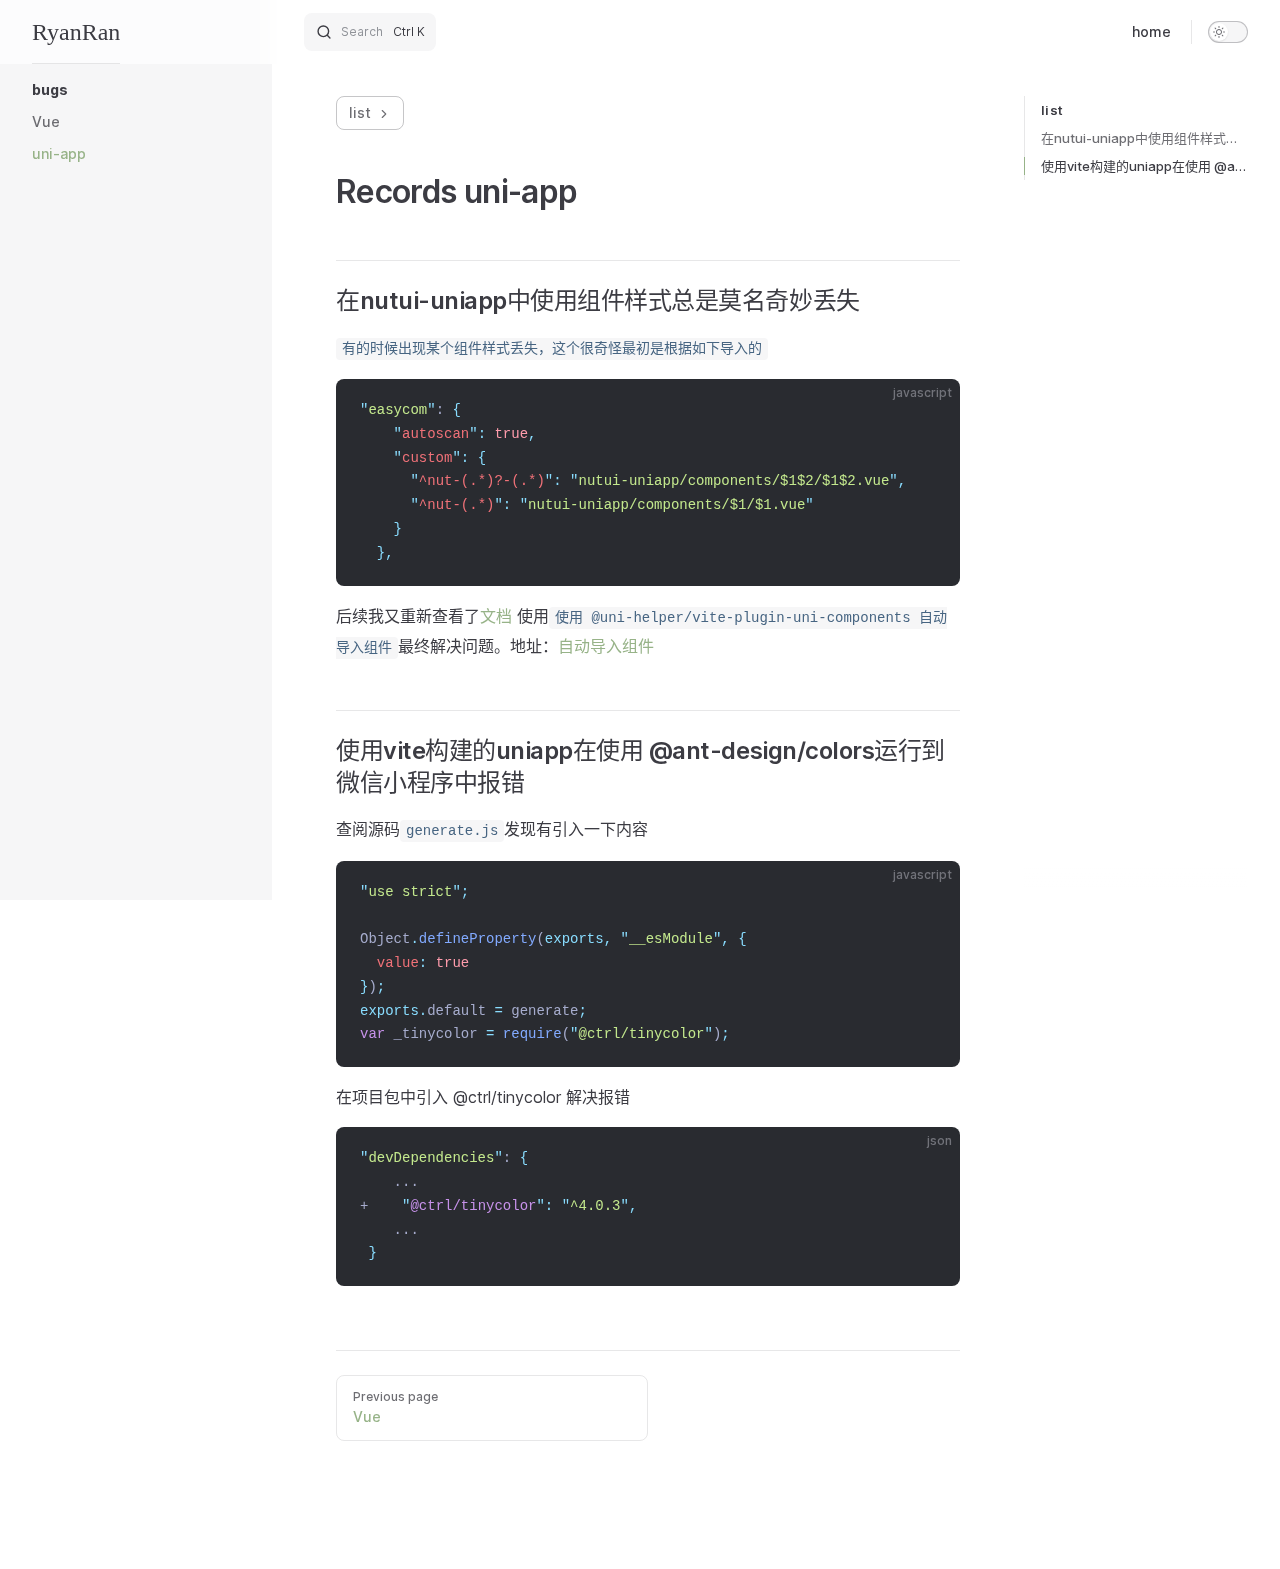
<file: bugs/uni-app/index.html>
<!DOCTYPE html>
<html lang="zh-cn" dir="ltr">
  <head>
    <meta charset="utf-8">
    <meta name="viewport" content="width=device-width,initial-scale=1">
    <title>uni-app | RyanRan</title>
    <meta name="description" content="A VitePress site">
    <link rel="preload stylesheet" href="/assets/style.903c5e44.css" as="style">
    <script type="module" src="/assets/app.c9ad684c.js"></script>
    <link rel="preload" href="/assets/inter-roman-latin.2ed14f66.woff2" as="font" type="font/woff2" crossorigin="">
  <link rel="modulepreload" href="/assets/chunks/framework.54872edc.js">
  <link rel="modulepreload" href="/assets/chunks/theme.af293111.js">
  <link rel="modulepreload" href="/assets/bugs_uni-app_index.md.50e1d12c.lean.js">
  <script id="check-dark-light">(()=>{const e=localStorage.getItem("vitepress-theme-appearance")||"",a=window.matchMedia("(prefers-color-scheme: dark)").matches;(!e||e==="auto"?a:e==="dark")&&document.documentElement.classList.add("dark")})();</script>
  <script>import("/_pagefind/pagefind.js").then(n=>{window.__pagefind__=n}).catch(()=>{console.log("not load /_pagefind/pagefind.js")});</script>
  </head>
  <body><!--v-if--><!--teleport anchor-->
    <div id="app"><div class="Layout" data-v-0c0058da><!--[--><!--]--><!--[--><span tabindex="-1" data-v-76ec870e></span><a href="#VPContent" class="VPSkipLink visually-hidden" data-v-76ec870e> Skip to content </a><!--]--><!----><header class="VPNav" data-v-0c0058da data-v-3bf82f2f><div class="VPNavBar has-sidebar" data-v-3bf82f2f data-v-0f5b602f><div class="container" data-v-0f5b602f><div class="title" data-v-0f5b602f><div class="VPNavBarTitle has-sidebar" data-v-0f5b602f data-v-8e224a26><a class="title" href="/" data-v-8e224a26><!--[--><!--]--><!----><!--[-->RyanRan<!--]--><!--[--><!--]--></a></div></div><div class="content" data-v-0f5b602f><div class="curtain" data-v-0f5b602f></div><div class="content-body" data-v-0f5b602f><!--[--><!--]--><div class="blog-search search" data-pagefind-ignore="all" data-v-0f5b602f style="--dab4b752:1;" data-v-9190b15b><div class="nav-search-btn-wait" data-v-9190b15b><svg width="14" height="14" viewBox="0 0 20 20" data-v-9190b15b><path d="M14.386 14.386l4.0877 4.0877-4.0877-4.0877c-2.9418 2.9419-7.7115 2.9419-10.6533 0-2.9419-2.9418-2.9419-7.7115 0-10.6533 2.9418-2.9419 7.7115-2.9419 10.6533 0 2.9419 2.9418 2.9419 7.7115 0 10.6533z" stroke="currentColor" fill="none" fill-rule="evenodd" stroke-linecap="round" stroke-linejoin="round" data-v-9190b15b></path></svg><span class="search-tip" data-v-9190b15b>Search</span><span class="metaKey" data-v-9190b15b> K </span></div><!--teleport start--><!--teleport end--></div><nav aria-labelledby="main-nav-aria-label" class="VPNavBarMenu menu" data-v-0f5b602f data-v-d127b5d7><span id="main-nav-aria-label" class="visually-hidden" data-v-d127b5d7>Main Navigation</span><!--[--><!--[--><a class="VPLink link VPNavBarMenuLink" href="/bugs/Vue/" tabindex="0" data-v-d127b5d7 data-v-78fb609c><!--[-->home<!--]--></a><!--]--><!--]--></nav><!----><div class="VPNavBarAppearance appearance" data-v-0f5b602f data-v-77440dbd><button class="VPSwitch VPSwitchAppearance" type="button" role="switch" title="toggle dark mode" aria-checked="false" data-v-77440dbd data-v-8909c0fb data-v-8d6911b3><span class="check" data-v-8d6911b3><span class="icon" data-v-8d6911b3><!--[--><svg xmlns="http://www.w3.org/2000/svg" aria-hidden="true" focusable="false" viewbox="0 0 24 24" class="sun" data-v-8909c0fb><path d="M12,18c-3.3,0-6-2.7-6-6s2.7-6,6-6s6,2.7,6,6S15.3,18,12,18zM12,8c-2.2,0-4,1.8-4,4c0,2.2,1.8,4,4,4c2.2,0,4-1.8,4-4C16,9.8,14.2,8,12,8z"></path><path d="M12,4c-0.6,0-1-0.4-1-1V1c0-0.6,0.4-1,1-1s1,0.4,1,1v2C13,3.6,12.6,4,12,4z"></path><path d="M12,24c-0.6,0-1-0.4-1-1v-2c0-0.6,0.4-1,1-1s1,0.4,1,1v2C13,23.6,12.6,24,12,24z"></path><path d="M5.6,6.6c-0.3,0-0.5-0.1-0.7-0.3L3.5,4.9c-0.4-0.4-0.4-1,0-1.4s1-0.4,1.4,0l1.4,1.4c0.4,0.4,0.4,1,0,1.4C6.2,6.5,5.9,6.6,5.6,6.6z"></path><path d="M19.8,20.8c-0.3,0-0.5-0.1-0.7-0.3l-1.4-1.4c-0.4-0.4-0.4-1,0-1.4s1-0.4,1.4,0l1.4,1.4c0.4,0.4,0.4,1,0,1.4C20.3,20.7,20,20.8,19.8,20.8z"></path><path d="M3,13H1c-0.6,0-1-0.4-1-1s0.4-1,1-1h2c0.6,0,1,0.4,1,1S3.6,13,3,13z"></path><path d="M23,13h-2c-0.6,0-1-0.4-1-1s0.4-1,1-1h2c0.6,0,1,0.4,1,1S23.6,13,23,13z"></path><path d="M4.2,20.8c-0.3,0-0.5-0.1-0.7-0.3c-0.4-0.4-0.4-1,0-1.4l1.4-1.4c0.4-0.4,1-0.4,1.4,0s0.4,1,0,1.4l-1.4,1.4C4.7,20.7,4.5,20.8,4.2,20.8z"></path><path d="M18.4,6.6c-0.3,0-0.5-0.1-0.7-0.3c-0.4-0.4-0.4-1,0-1.4l1.4-1.4c0.4-0.4,1-0.4,1.4,0s0.4,1,0,1.4l-1.4,1.4C18.9,6.5,18.6,6.6,18.4,6.6z"></path></svg><svg xmlns="http://www.w3.org/2000/svg" aria-hidden="true" focusable="false" viewbox="0 0 24 24" class="moon" data-v-8909c0fb><path d="M12.1,22c-0.3,0-0.6,0-0.9,0c-5.5-0.5-9.5-5.4-9-10.9c0.4-4.8,4.2-8.6,9-9c0.4,0,0.8,0.2,1,0.5c0.2,0.3,0.2,0.8-0.1,1.1c-2,2.7-1.4,6.4,1.3,8.4c2.1,1.6,5,1.6,7.1,0c0.3-0.2,0.7-0.3,1.1-0.1c0.3,0.2,0.5,0.6,0.5,1c-0.2,2.7-1.5,5.1-3.6,6.8C16.6,21.2,14.4,22,12.1,22zM9.3,4.4c-2.9,1-5,3.6-5.2,6.8c-0.4,4.4,2.8,8.3,7.2,8.7c2.1,0.2,4.2-0.4,5.8-1.8c1.1-0.9,1.9-2.1,2.4-3.4c-2.5,0.9-5.3,0.5-7.5-1.1C9.2,11.4,8.1,7.7,9.3,4.4z"></path></svg><!--]--></span></span></button></div><!----><div class="VPFlyout VPNavBarExtra extra" data-v-0f5b602f data-v-436bc364 data-v-6759fb7c><button type="button" class="button" aria-haspopup="true" aria-expanded="false" aria-label="extra navigation" data-v-6759fb7c><svg xmlns="http://www.w3.org/2000/svg" aria-hidden="true" focusable="false" viewbox="0 0 24 24" class="icon" data-v-6759fb7c><circle cx="12" cy="12" r="2"></circle><circle cx="19" cy="12" r="2"></circle><circle cx="5" cy="12" r="2"></circle></svg></button><div class="menu" data-v-6759fb7c><div class="VPMenu" data-v-6759fb7c data-v-e05e6d57><!----><!--[--><!--[--><!----><div class="group" data-v-436bc364><div class="item appearance" data-v-436bc364><p class="label" data-v-436bc364>Appearance</p><div class="appearance-action" data-v-436bc364><button class="VPSwitch VPSwitchAppearance" type="button" role="switch" title="toggle dark mode" aria-checked="false" data-v-436bc364 data-v-8909c0fb data-v-8d6911b3><span class="check" data-v-8d6911b3><span class="icon" data-v-8d6911b3><!--[--><svg xmlns="http://www.w3.org/2000/svg" aria-hidden="true" focusable="false" viewbox="0 0 24 24" class="sun" data-v-8909c0fb><path d="M12,18c-3.3,0-6-2.7-6-6s2.7-6,6-6s6,2.7,6,6S15.3,18,12,18zM12,8c-2.2,0-4,1.8-4,4c0,2.2,1.8,4,4,4c2.2,0,4-1.8,4-4C16,9.8,14.2,8,12,8z"></path><path d="M12,4c-0.6,0-1-0.4-1-1V1c0-0.6,0.4-1,1-1s1,0.4,1,1v2C13,3.6,12.6,4,12,4z"></path><path d="M12,24c-0.6,0-1-0.4-1-1v-2c0-0.6,0.4-1,1-1s1,0.4,1,1v2C13,23.6,12.6,24,12,24z"></path><path d="M5.6,6.6c-0.3,0-0.5-0.1-0.7-0.3L3.5,4.9c-0.4-0.4-0.4-1,0-1.4s1-0.4,1.4,0l1.4,1.4c0.4,0.4,0.4,1,0,1.4C6.2,6.5,5.9,6.6,5.6,6.6z"></path><path d="M19.8,20.8c-0.3,0-0.5-0.1-0.7-0.3l-1.4-1.4c-0.4-0.4-0.4-1,0-1.4s1-0.4,1.4,0l1.4,1.4c0.4,0.4,0.4,1,0,1.4C20.3,20.7,20,20.8,19.8,20.8z"></path><path d="M3,13H1c-0.6,0-1-0.4-1-1s0.4-1,1-1h2c0.6,0,1,0.4,1,1S3.6,13,3,13z"></path><path d="M23,13h-2c-0.6,0-1-0.4-1-1s0.4-1,1-1h2c0.6,0,1,0.4,1,1S23.6,13,23,13z"></path><path d="M4.2,20.8c-0.3,0-0.5-0.1-0.7-0.3c-0.4-0.4-0.4-1,0-1.4l1.4-1.4c0.4-0.4,1-0.4,1.4,0s0.4,1,0,1.4l-1.4,1.4C4.7,20.7,4.5,20.8,4.2,20.8z"></path><path d="M18.4,6.6c-0.3,0-0.5-0.1-0.7-0.3c-0.4-0.4-0.4-1,0-1.4l1.4-1.4c0.4-0.4,1-0.4,1.4,0s0.4,1,0,1.4l-1.4,1.4C18.9,6.5,18.6,6.6,18.4,6.6z"></path></svg><svg xmlns="http://www.w3.org/2000/svg" aria-hidden="true" focusable="false" viewbox="0 0 24 24" class="moon" data-v-8909c0fb><path d="M12.1,22c-0.3,0-0.6,0-0.9,0c-5.5-0.5-9.5-5.4-9-10.9c0.4-4.8,4.2-8.6,9-9c0.4,0,0.8,0.2,1,0.5c0.2,0.3,0.2,0.8-0.1,1.1c-2,2.7-1.4,6.4,1.3,8.4c2.1,1.6,5,1.6,7.1,0c0.3-0.2,0.7-0.3,1.1-0.1c0.3,0.2,0.5,0.6,0.5,1c-0.2,2.7-1.5,5.1-3.6,6.8C16.6,21.2,14.4,22,12.1,22zM9.3,4.4c-2.9,1-5,3.6-5.2,6.8c-0.4,4.4,2.8,8.3,7.2,8.7c2.1,0.2,4.2-0.4,5.8-1.8c1.1-0.9,1.9-2.1,2.4-3.4c-2.5,0.9-5.3,0.5-7.5-1.1C9.2,11.4,8.1,7.7,9.3,4.4z"></path></svg><!--]--></span></span></button></div></div></div><!----><!--]--><!--]--></div></div></div><!--[--><!--]--><button type="button" class="VPNavBarHamburger hamburger" aria-label="mobile navigation" aria-expanded="false" aria-controls="VPNavScreen" data-v-0f5b602f data-v-cde30326><span class="container" data-v-cde30326><span class="top" data-v-cde30326></span><span class="middle" data-v-cde30326></span><span class="bottom" data-v-cde30326></span></span></button></div></div></div></div><!----></header><div class="VPLocalNav" data-v-0c0058da data-v-0b9fd9c2><button class="menu" aria-expanded="false" aria-controls="VPSidebarNav" data-v-0b9fd9c2><svg xmlns="http://www.w3.org/2000/svg" aria-hidden="true" focusable="false" viewbox="0 0 24 24" class="menu-icon" data-v-0b9fd9c2><path d="M17,11H3c-0.6,0-1-0.4-1-1s0.4-1,1-1h14c0.6,0,1,0.4,1,1S17.6,11,17,11z"></path><path d="M21,7H3C2.4,7,2,6.6,2,6s0.4-1,1-1h18c0.6,0,1,0.4,1,1S21.6,7,21,7z"></path><path d="M21,15H3c-0.6,0-1-0.4-1-1s0.4-1,1-1h18c0.6,0,1,0.4,1,1S21.6,15,21,15z"></path><path d="M17,19H3c-0.6,0-1-0.4-1-1s0.4-1,1-1h14c0.6,0,1,0.4,1,1S17.6,19,17,19z"></path></svg><span class="menu-text" data-v-0b9fd9c2>Menu</span></button><div class="VPLocalNavOutlineDropdown" style="--vp-vh:0px;" data-v-0b9fd9c2 data-v-972b7f35><button data-v-972b7f35>Return to top</button><!----></div></div><aside class="VPSidebar" data-v-0c0058da data-v-a42f9e0a><div class="curtain" data-v-a42f9e0a></div><nav class="nav" id="VPSidebarNav" aria-labelledby="sidebar-aria-label" tabindex="-1" data-v-a42f9e0a><span class="visually-hidden" id="sidebar-aria-label" data-v-a42f9e0a> Sidebar Navigation </span><!--[--><!--]--><!--[--><div class="group" data-v-a42f9e0a><section class="VPSidebarItem level-0 has-active" data-v-a42f9e0a data-v-17067329><div class="item" role="button" tabindex="0" data-v-17067329><div class="indicator" data-v-17067329></div><h2 class="text" data-v-17067329>bugs</h2><!----></div><div class="items" data-v-17067329><!--[--><div class="VPSidebarItem level-1 is-link" data-v-17067329 data-v-17067329><div class="item" data-v-17067329><div class="indicator" data-v-17067329></div><a class="VPLink link link" href="/bugs/Vue/" data-v-17067329><!--[--><p class="text" data-v-17067329>Vue</p><!--]--></a><!----></div><!----></div><div class="VPSidebarItem level-1 is-link is-active has-active" data-v-17067329 data-v-17067329><div class="item" data-v-17067329><div class="indicator" data-v-17067329></div><a class="VPLink link link" href="/bugs/uni-app/" data-v-17067329><!--[--><p class="text" data-v-17067329>uni-app</p><!--]--></a><!----></div><!----></div><!--]--></div></section></div><!--]--><!--[--><!--]--></nav></aside><div class="VPContent has-sidebar" id="VPContent" data-pagefind-body data-v-0c0058da data-v-a1e4ada6><div class="VPDoc has-sidebar has-aside" data-v-a1e4ada6 data-v-08f6a61c><!--[--><!--]--><div class="container" data-v-08f6a61c><div class="aside" data-v-08f6a61c><div class="aside-curtain" data-v-08f6a61c></div><div class="aside-container" data-v-08f6a61c><div class="aside-content" data-v-08f6a61c><div class="VPDocAside" data-v-08f6a61c data-v-bcb70c42><!--[--><!--]--><!--[--><!--]--><div class="VPDocAsideOutline" data-v-bcb70c42 data-v-20339b26><div class="content" data-v-20339b26><div class="outline-marker" data-v-20339b26></div><div class="outline-title" data-v-20339b26>list</div><nav aria-labelledby="doc-outline-aria-label" data-v-20339b26><span class="visually-hidden" id="doc-outline-aria-label" data-v-20339b26> Table of Contents for current page </span><ul class="root" data-v-20339b26 data-v-47d05d64><!--[--><!--]--></ul></nav></div></div><!--[--><!--]--><div class="spacer" data-v-bcb70c42></div><!--[--><!--]--><!----><!--[--><!--]--><!--[--><!--]--></div></div></div></div><div class="content" data-v-08f6a61c><div class="content-container" data-v-08f6a61c><!--[--><!--]--><!----><main class="main" data-v-08f6a61c><div style="position:relative;" class="vp-doc _bugs_uni-app_index" data-v-08f6a61c><div><h1 id="records-uni-app" tabindex="-1">Records uni-app <a class="header-anchor" href="#records-uni-app" aria-label="Permalink to &quot;Records uni-app&quot;">​</a></h1><h2 id="在nutui-uniapp中使用组件样式总是莫名奇妙丢失" tabindex="-1">在nutui-uniapp中使用组件样式总是莫名奇妙丢失 <a class="header-anchor" href="#在nutui-uniapp中使用组件样式总是莫名奇妙丢失" aria-label="Permalink to &quot;在nutui-uniapp中使用组件样式总是莫名奇妙丢失&quot;">​</a></h2><p><code>有的时候出现某个组件样式丢失，这个很奇怪最初是根据如下导入的</code></p><div class="language-javascript"><button title="Copy Code" class="copy"></button><span class="lang">javascript</span><pre class="shiki material-theme-palenight"><code><span class="line"><span style="color:#89DDFF;">&quot;</span><span style="color:#C3E88D;">easycom</span><span style="color:#89DDFF;">&quot;</span><span style="color:#A6ACCD;">: </span><span style="color:#89DDFF;">{</span></span>
<span class="line"><span style="color:#A6ACCD;">    </span><span style="color:#89DDFF;">&quot;</span><span style="color:#F07178;">autoscan</span><span style="color:#89DDFF;">&quot;</span><span style="color:#89DDFF;">:</span><span style="color:#A6ACCD;"> </span><span style="color:#FF9CAC;">true</span><span style="color:#89DDFF;">,</span></span>
<span class="line"><span style="color:#A6ACCD;">    </span><span style="color:#89DDFF;">&quot;</span><span style="color:#F07178;">custom</span><span style="color:#89DDFF;">&quot;</span><span style="color:#89DDFF;">:</span><span style="color:#A6ACCD;"> </span><span style="color:#89DDFF;">{</span></span>
<span class="line"><span style="color:#A6ACCD;">      </span><span style="color:#89DDFF;">&quot;</span><span style="color:#F07178;">^nut-(.*)?-(.*)</span><span style="color:#89DDFF;">&quot;</span><span style="color:#89DDFF;">:</span><span style="color:#A6ACCD;"> </span><span style="color:#89DDFF;">&quot;</span><span style="color:#C3E88D;">nutui-uniapp/components/$1$2/$1$2.vue</span><span style="color:#89DDFF;">&quot;</span><span style="color:#89DDFF;">,</span></span>
<span class="line"><span style="color:#A6ACCD;">      </span><span style="color:#89DDFF;">&quot;</span><span style="color:#F07178;">^nut-(.*)</span><span style="color:#89DDFF;">&quot;</span><span style="color:#89DDFF;">:</span><span style="color:#A6ACCD;"> </span><span style="color:#89DDFF;">&quot;</span><span style="color:#C3E88D;">nutui-uniapp/components/$1/$1.vue</span><span style="color:#89DDFF;">&quot;</span></span>
<span class="line"><span style="color:#A6ACCD;">    </span><span style="color:#89DDFF;">}</span></span>
<span class="line"><span style="color:#A6ACCD;">  </span><span style="color:#89DDFF;">},</span></span></code></pre></div><p>后续我又重新查看了<a href="https://nutui-uniapp.netlify.app/guide/quick-start.html#%E7%BB%84%E4%BB%B6-ts-%E7%B1%BB%E5%9E%8B%E6%94%AF%E6%8C%81" target="_blank" rel="noreferrer">文档</a> 使用<code>使用 @uni-helper/vite-plugin-uni-components 自动导入组件</code>最终解决问题。地址：<a href="https://nutui-uniapp.netlify.app/guide/quick-start.html#%E7%BB%84%E4%BB%B6-ts-%E7%B1%BB%E5%9E%8B%E6%94%AF%E6%8C%81" target="_blank" rel="noreferrer">自动导入组件</a></p><h2 id="使用vite构建的uniapp在使用-ant-design-colors运行到微信小程序中报错" tabindex="-1">使用vite构建的uniapp在使用 @ant-design/colors运行到微信小程序中报错 <a class="header-anchor" href="#使用vite构建的uniapp在使用-ant-design-colors运行到微信小程序中报错" aria-label="Permalink to &quot;使用vite构建的uniapp在使用 @ant-design/colors运行到微信小程序中报错&quot;">​</a></h2><p>查阅源码<code>generate.js</code>发现有引入一下内容</p><div class="language-javascript"><button title="Copy Code" class="copy"></button><span class="lang">javascript</span><pre class="shiki material-theme-palenight"><code><span class="line"><span style="color:#89DDFF;">&quot;</span><span style="color:#C3E88D;">use strict</span><span style="color:#89DDFF;">&quot;</span><span style="color:#89DDFF;">;</span></span>
<span class="line"></span>
<span class="line"><span style="color:#A6ACCD;">Object</span><span style="color:#89DDFF;">.</span><span style="color:#82AAFF;">defineProperty</span><span style="color:#A6ACCD;">(</span><span style="color:#89DDFF;">exports,</span><span style="color:#A6ACCD;"> </span><span style="color:#89DDFF;">&quot;</span><span style="color:#C3E88D;">__esModule</span><span style="color:#89DDFF;">&quot;</span><span style="color:#89DDFF;">,</span><span style="color:#A6ACCD;"> </span><span style="color:#89DDFF;">{</span></span>
<span class="line"><span style="color:#A6ACCD;">  </span><span style="color:#F07178;">value</span><span style="color:#89DDFF;">:</span><span style="color:#A6ACCD;"> </span><span style="color:#FF9CAC;">true</span></span>
<span class="line"><span style="color:#89DDFF;">}</span><span style="color:#A6ACCD;">)</span><span style="color:#89DDFF;">;</span></span>
<span class="line"><span style="color:#89DDFF;">exports.</span><span style="color:#A6ACCD;">default </span><span style="color:#89DDFF;">=</span><span style="color:#A6ACCD;"> generate</span><span style="color:#89DDFF;">;</span></span>
<span class="line"><span style="color:#C792EA;">var</span><span style="color:#A6ACCD;"> _tinycolor </span><span style="color:#89DDFF;">=</span><span style="color:#A6ACCD;"> </span><span style="color:#82AAFF;">require</span><span style="color:#A6ACCD;">(</span><span style="color:#89DDFF;">&quot;</span><span style="color:#C3E88D;">@ctrl/tinycolor</span><span style="color:#89DDFF;">&quot;</span><span style="color:#A6ACCD;">)</span><span style="color:#89DDFF;">;</span></span></code></pre></div><p>在项目包中引入 @ctrl/tinycolor 解决报错</p><div class="language-json"><button title="Copy Code" class="copy"></button><span class="lang">json</span><pre class="shiki material-theme-palenight"><code><span class="line"><span style="color:#89DDFF;">&quot;</span><span style="color:#C3E88D;">devDependencies</span><span style="color:#89DDFF;">&quot;</span><span style="color:#A6ACCD;">: </span><span style="color:#89DDFF;">{</span></span>
<span class="line"><span style="color:#A6ACCD;">    ...</span></span>
<span class="line"><span style="color:#A6ACCD;">+    </span><span style="color:#89DDFF;">&quot;</span><span style="color:#C792EA;">@ctrl/tinycolor</span><span style="color:#89DDFF;">&quot;</span><span style="color:#89DDFF;">:</span><span style="color:#A6ACCD;"> </span><span style="color:#89DDFF;">&quot;</span><span style="color:#C3E88D;">^4.0.3</span><span style="color:#89DDFF;">&quot;</span><span style="color:#89DDFF;">,</span></span>
<span class="line"><span style="color:#A6ACCD;">    ...</span></span>
<span class="line"><span style="color:#A6ACCD;"> </span><span style="color:#89DDFF;">}</span></span></code></pre></div></div></div></main><footer class="VPDocFooter" data-v-08f6a61c data-v-75f52654><!--[--><!--]--><!----><div class="prev-next" data-v-75f52654><div class="pager" data-v-75f52654><a class="pager-link prev" href="/bugs/Vue/" data-v-75f52654><span class="desc" data-v-75f52654>Previous page</span><span class="title" data-v-75f52654>Vue</span></a></div><div class="has-prev pager" data-v-75f52654><!----></div></div></footer><!--[--><!--]--></div></div></div><!--[--><!--]--></div></div><footer class="VPFooter has-sidebar" data-v-0c0058da data-v-ad74edf1><div class="container" data-v-ad74edf1><!----><p class="copyright" data-v-ad74edf1>©2023 by RyanRan</p></div></footer><!--[--><!--]--></div></div>
    <script>__VP_HASH_MAP__ = JSON.parse("{\"index.md\":\"5addd189\",\"bugs_vue_index.md\":\"e34634ae\",\"bugs_uni-app_index.md\":\"50e1d12c\"}")
__VP_SITE_DATA__ = JSON.parse("{\"lang\":\"zh-cn\",\"dir\":\"ltr\",\"title\":\"RyanRan\",\"description\":\"A VitePress site\",\"base\":\"/\",\"head\":[],\"appearance\":true,\"themeConfig\":{\"outlineTitle\":\"list\",\"logo\":\"\",\"nav\":[{\"text\":\"home\",\"link\":\"/bugs/Vue/\"}],\"footer\":{\"copyright\":\"©2023 by RyanRan\"},\"sidebar\":{\"/bugs/\":[{\"text\":\"bugs\",\"items\":[{\"text\":\"Vue\",\"link\":\"/bugs/Vue/\"},{\"text\":\"uni-app\",\"link\":\"/bugs/uni-app/\"}]}]}},\"locales\":{},\"scrollOffset\":90,\"cleanUrls\":false}")</script>
    
  </body>
</html>
</file>
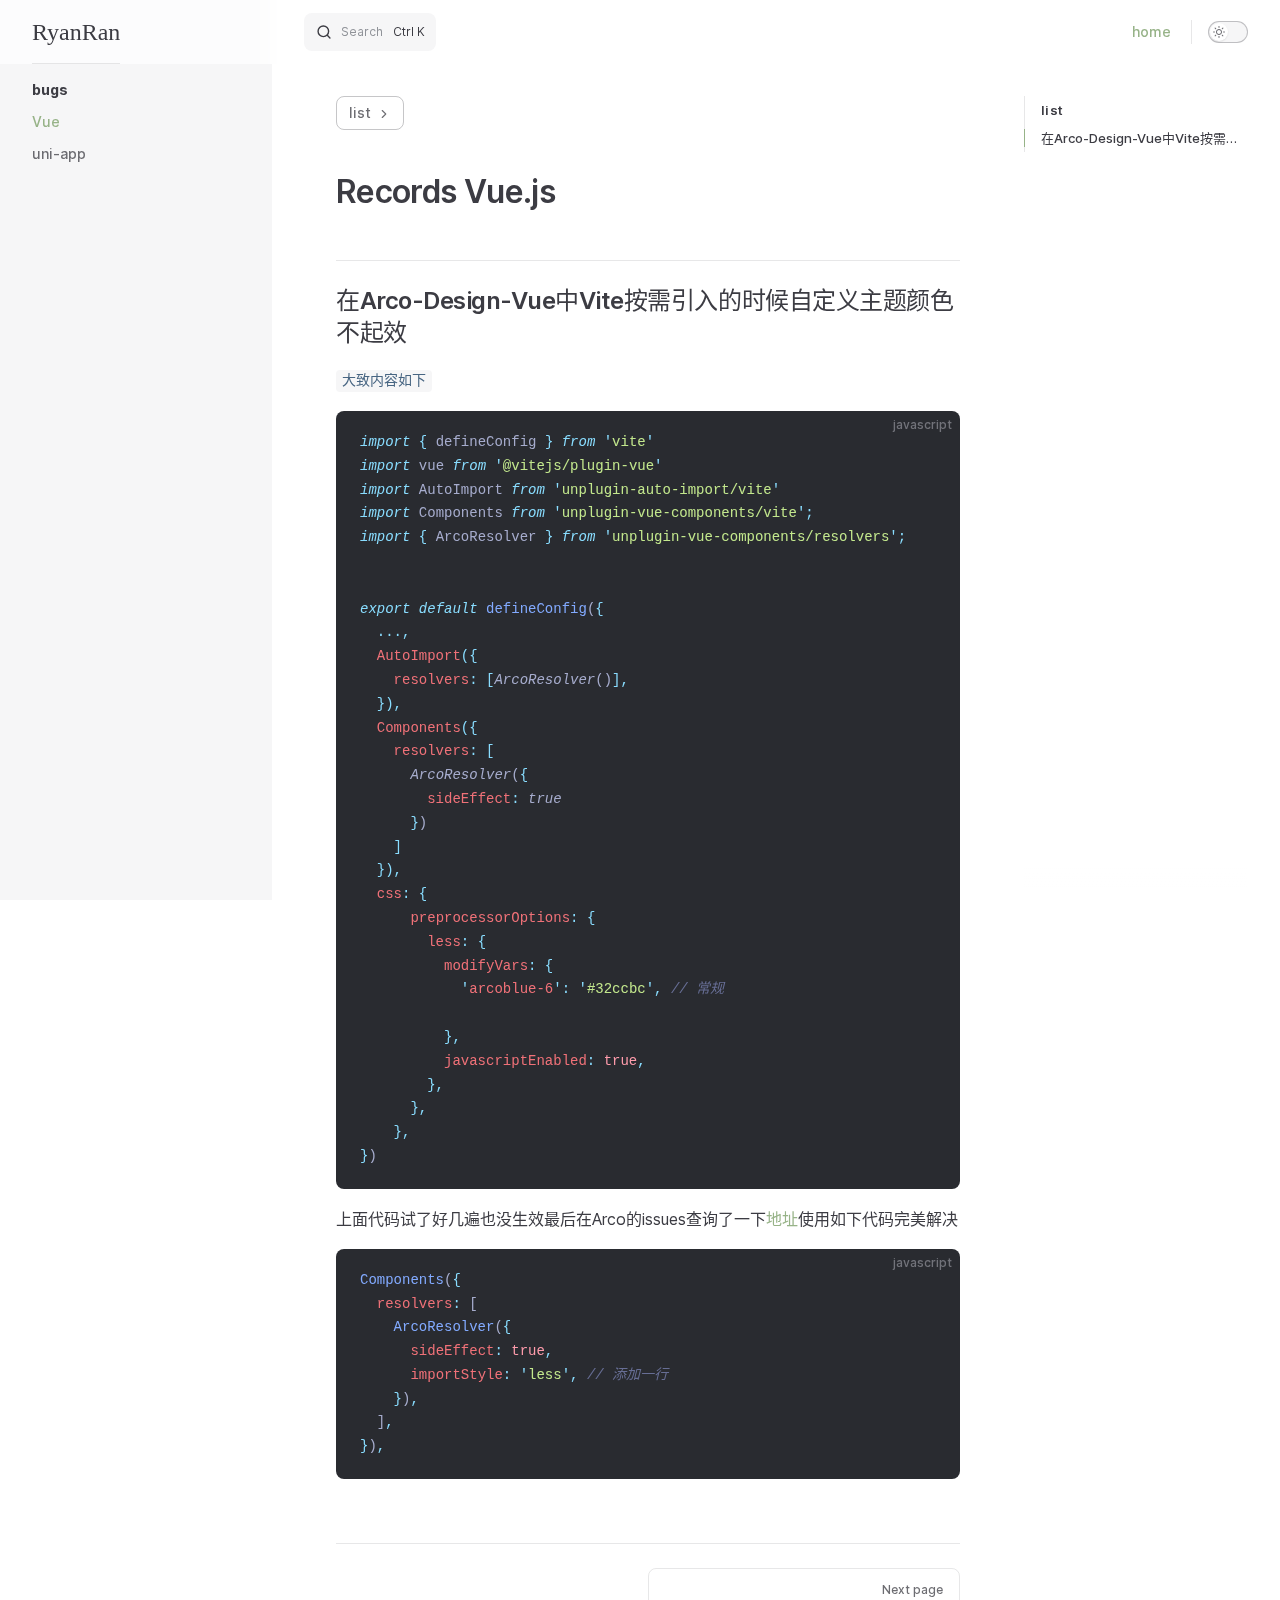
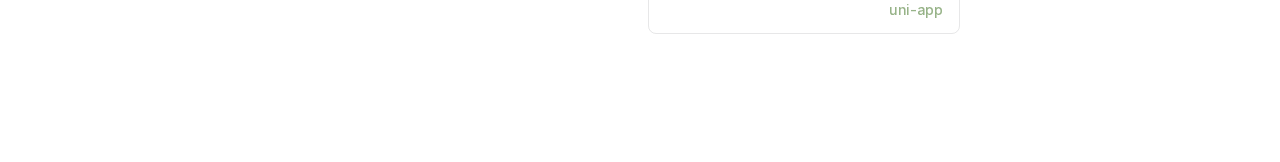
<file: bugs/Vue/index.html>
<!DOCTYPE html>
<html lang="zh-cn" dir="ltr">
  <head>
    <meta charset="utf-8">
    <meta name="viewport" content="width=device-width,initial-scale=1">
    <title>Vue | RyanRan</title>
    <meta name="description" content="A VitePress site">
    <link rel="preload stylesheet" href="/assets/style.903c5e44.css" as="style">
    <script type="module" src="/assets/app.c9ad684c.js"></script>
    <link rel="preload" href="/assets/inter-roman-latin.2ed14f66.woff2" as="font" type="font/woff2" crossorigin="">
  <link rel="modulepreload" href="/assets/chunks/framework.54872edc.js">
  <link rel="modulepreload" href="/assets/chunks/theme.af293111.js">
  <link rel="modulepreload" href="/assets/bugs_Vue_index.md.e34634ae.lean.js">
  <script id="check-dark-light">(()=>{const e=localStorage.getItem("vitepress-theme-appearance")||"",a=window.matchMedia("(prefers-color-scheme: dark)").matches;(!e||e==="auto"?a:e==="dark")&&document.documentElement.classList.add("dark")})();</script>
  <script>import("/_pagefind/pagefind.js").then(n=>{window.__pagefind__=n}).catch(()=>{console.log("not load /_pagefind/pagefind.js")});</script>
  </head>
  <body><!--v-if--><!--teleport anchor-->
    <div id="app"><div class="Layout" data-v-0c0058da><!--[--><!--]--><!--[--><span tabindex="-1" data-v-76ec870e></span><a href="#VPContent" class="VPSkipLink visually-hidden" data-v-76ec870e> Skip to content </a><!--]--><!----><header class="VPNav" data-v-0c0058da data-v-3bf82f2f><div class="VPNavBar has-sidebar" data-v-3bf82f2f data-v-0f5b602f><div class="container" data-v-0f5b602f><div class="title" data-v-0f5b602f><div class="VPNavBarTitle has-sidebar" data-v-0f5b602f data-v-8e224a26><a class="title" href="/" data-v-8e224a26><!--[--><!--]--><!----><!--[-->RyanRan<!--]--><!--[--><!--]--></a></div></div><div class="content" data-v-0f5b602f><div class="curtain" data-v-0f5b602f></div><div class="content-body" data-v-0f5b602f><!--[--><!--]--><div class="blog-search search" data-pagefind-ignore="all" data-v-0f5b602f style="--dab4b752:1;" data-v-9190b15b><div class="nav-search-btn-wait" data-v-9190b15b><svg width="14" height="14" viewBox="0 0 20 20" data-v-9190b15b><path d="M14.386 14.386l4.0877 4.0877-4.0877-4.0877c-2.9418 2.9419-7.7115 2.9419-10.6533 0-2.9419-2.9418-2.9419-7.7115 0-10.6533 2.9418-2.9419 7.7115-2.9419 10.6533 0 2.9419 2.9418 2.9419 7.7115 0 10.6533z" stroke="currentColor" fill="none" fill-rule="evenodd" stroke-linecap="round" stroke-linejoin="round" data-v-9190b15b></path></svg><span class="search-tip" data-v-9190b15b>Search</span><span class="metaKey" data-v-9190b15b> K </span></div><!--teleport start--><!--teleport end--></div><nav aria-labelledby="main-nav-aria-label" class="VPNavBarMenu menu" data-v-0f5b602f data-v-d127b5d7><span id="main-nav-aria-label" class="visually-hidden" data-v-d127b5d7>Main Navigation</span><!--[--><!--[--><a class="VPLink link VPNavBarMenuLink active" href="/bugs/Vue/" tabindex="0" data-v-d127b5d7 data-v-78fb609c><!--[-->home<!--]--></a><!--]--><!--]--></nav><!----><div class="VPNavBarAppearance appearance" data-v-0f5b602f data-v-77440dbd><button class="VPSwitch VPSwitchAppearance" type="button" role="switch" title="toggle dark mode" aria-checked="false" data-v-77440dbd data-v-8909c0fb data-v-8d6911b3><span class="check" data-v-8d6911b3><span class="icon" data-v-8d6911b3><!--[--><svg xmlns="http://www.w3.org/2000/svg" aria-hidden="true" focusable="false" viewbox="0 0 24 24" class="sun" data-v-8909c0fb><path d="M12,18c-3.3,0-6-2.7-6-6s2.7-6,6-6s6,2.7,6,6S15.3,18,12,18zM12,8c-2.2,0-4,1.8-4,4c0,2.2,1.8,4,4,4c2.2,0,4-1.8,4-4C16,9.8,14.2,8,12,8z"></path><path d="M12,4c-0.6,0-1-0.4-1-1V1c0-0.6,0.4-1,1-1s1,0.4,1,1v2C13,3.6,12.6,4,12,4z"></path><path d="M12,24c-0.6,0-1-0.4-1-1v-2c0-0.6,0.4-1,1-1s1,0.4,1,1v2C13,23.6,12.6,24,12,24z"></path><path d="M5.6,6.6c-0.3,0-0.5-0.1-0.7-0.3L3.5,4.9c-0.4-0.4-0.4-1,0-1.4s1-0.4,1.4,0l1.4,1.4c0.4,0.4,0.4,1,0,1.4C6.2,6.5,5.9,6.6,5.6,6.6z"></path><path d="M19.8,20.8c-0.3,0-0.5-0.1-0.7-0.3l-1.4-1.4c-0.4-0.4-0.4-1,0-1.4s1-0.4,1.4,0l1.4,1.4c0.4,0.4,0.4,1,0,1.4C20.3,20.7,20,20.8,19.8,20.8z"></path><path d="M3,13H1c-0.6,0-1-0.4-1-1s0.4-1,1-1h2c0.6,0,1,0.4,1,1S3.6,13,3,13z"></path><path d="M23,13h-2c-0.6,0-1-0.4-1-1s0.4-1,1-1h2c0.6,0,1,0.4,1,1S23.6,13,23,13z"></path><path d="M4.2,20.8c-0.3,0-0.5-0.1-0.7-0.3c-0.4-0.4-0.4-1,0-1.4l1.4-1.4c0.4-0.4,1-0.4,1.4,0s0.4,1,0,1.4l-1.4,1.4C4.7,20.7,4.5,20.8,4.2,20.8z"></path><path d="M18.4,6.6c-0.3,0-0.5-0.1-0.7-0.3c-0.4-0.4-0.4-1,0-1.4l1.4-1.4c0.4-0.4,1-0.4,1.4,0s0.4,1,0,1.4l-1.4,1.4C18.9,6.5,18.6,6.6,18.4,6.6z"></path></svg><svg xmlns="http://www.w3.org/2000/svg" aria-hidden="true" focusable="false" viewbox="0 0 24 24" class="moon" data-v-8909c0fb><path d="M12.1,22c-0.3,0-0.6,0-0.9,0c-5.5-0.5-9.5-5.4-9-10.9c0.4-4.8,4.2-8.6,9-9c0.4,0,0.8,0.2,1,0.5c0.2,0.3,0.2,0.8-0.1,1.1c-2,2.7-1.4,6.4,1.3,8.4c2.1,1.6,5,1.6,7.1,0c0.3-0.2,0.7-0.3,1.1-0.1c0.3,0.2,0.5,0.6,0.5,1c-0.2,2.7-1.5,5.1-3.6,6.8C16.6,21.2,14.4,22,12.1,22zM9.3,4.4c-2.9,1-5,3.6-5.2,6.8c-0.4,4.4,2.8,8.3,7.2,8.7c2.1,0.2,4.2-0.4,5.8-1.8c1.1-0.9,1.9-2.1,2.4-3.4c-2.5,0.9-5.3,0.5-7.5-1.1C9.2,11.4,8.1,7.7,9.3,4.4z"></path></svg><!--]--></span></span></button></div><!----><div class="VPFlyout VPNavBarExtra extra" data-v-0f5b602f data-v-436bc364 data-v-6759fb7c><button type="button" class="button" aria-haspopup="true" aria-expanded="false" aria-label="extra navigation" data-v-6759fb7c><svg xmlns="http://www.w3.org/2000/svg" aria-hidden="true" focusable="false" viewbox="0 0 24 24" class="icon" data-v-6759fb7c><circle cx="12" cy="12" r="2"></circle><circle cx="19" cy="12" r="2"></circle><circle cx="5" cy="12" r="2"></circle></svg></button><div class="menu" data-v-6759fb7c><div class="VPMenu" data-v-6759fb7c data-v-e05e6d57><!----><!--[--><!--[--><!----><div class="group" data-v-436bc364><div class="item appearance" data-v-436bc364><p class="label" data-v-436bc364>Appearance</p><div class="appearance-action" data-v-436bc364><button class="VPSwitch VPSwitchAppearance" type="button" role="switch" title="toggle dark mode" aria-checked="false" data-v-436bc364 data-v-8909c0fb data-v-8d6911b3><span class="check" data-v-8d6911b3><span class="icon" data-v-8d6911b3><!--[--><svg xmlns="http://www.w3.org/2000/svg" aria-hidden="true" focusable="false" viewbox="0 0 24 24" class="sun" data-v-8909c0fb><path d="M12,18c-3.3,0-6-2.7-6-6s2.7-6,6-6s6,2.7,6,6S15.3,18,12,18zM12,8c-2.2,0-4,1.8-4,4c0,2.2,1.8,4,4,4c2.2,0,4-1.8,4-4C16,9.8,14.2,8,12,8z"></path><path d="M12,4c-0.6,0-1-0.4-1-1V1c0-0.6,0.4-1,1-1s1,0.4,1,1v2C13,3.6,12.6,4,12,4z"></path><path d="M12,24c-0.6,0-1-0.4-1-1v-2c0-0.6,0.4-1,1-1s1,0.4,1,1v2C13,23.6,12.6,24,12,24z"></path><path d="M5.6,6.6c-0.3,0-0.5-0.1-0.7-0.3L3.5,4.9c-0.4-0.4-0.4-1,0-1.4s1-0.4,1.4,0l1.4,1.4c0.4,0.4,0.4,1,0,1.4C6.2,6.5,5.9,6.6,5.6,6.6z"></path><path d="M19.8,20.8c-0.3,0-0.5-0.1-0.7-0.3l-1.4-1.4c-0.4-0.4-0.4-1,0-1.4s1-0.4,1.4,0l1.4,1.4c0.4,0.4,0.4,1,0,1.4C20.3,20.7,20,20.8,19.8,20.8z"></path><path d="M3,13H1c-0.6,0-1-0.4-1-1s0.4-1,1-1h2c0.6,0,1,0.4,1,1S3.6,13,3,13z"></path><path d="M23,13h-2c-0.6,0-1-0.4-1-1s0.4-1,1-1h2c0.6,0,1,0.4,1,1S23.6,13,23,13z"></path><path d="M4.2,20.8c-0.3,0-0.5-0.1-0.7-0.3c-0.4-0.4-0.4-1,0-1.4l1.4-1.4c0.4-0.4,1-0.4,1.4,0s0.4,1,0,1.4l-1.4,1.4C4.7,20.7,4.5,20.8,4.2,20.8z"></path><path d="M18.4,6.6c-0.3,0-0.5-0.1-0.7-0.3c-0.4-0.4-0.4-1,0-1.4l1.4-1.4c0.4-0.4,1-0.4,1.4,0s0.4,1,0,1.4l-1.4,1.4C18.9,6.5,18.6,6.6,18.4,6.6z"></path></svg><svg xmlns="http://www.w3.org/2000/svg" aria-hidden="true" focusable="false" viewbox="0 0 24 24" class="moon" data-v-8909c0fb><path d="M12.1,22c-0.3,0-0.6,0-0.9,0c-5.5-0.5-9.5-5.4-9-10.9c0.4-4.8,4.2-8.6,9-9c0.4,0,0.8,0.2,1,0.5c0.2,0.3,0.2,0.8-0.1,1.1c-2,2.7-1.4,6.4,1.3,8.4c2.1,1.6,5,1.6,7.1,0c0.3-0.2,0.7-0.3,1.1-0.1c0.3,0.2,0.5,0.6,0.5,1c-0.2,2.7-1.5,5.1-3.6,6.8C16.6,21.2,14.4,22,12.1,22zM9.3,4.4c-2.9,1-5,3.6-5.2,6.8c-0.4,4.4,2.8,8.3,7.2,8.7c2.1,0.2,4.2-0.4,5.8-1.8c1.1-0.9,1.9-2.1,2.4-3.4c-2.5,0.9-5.3,0.5-7.5-1.1C9.2,11.4,8.1,7.7,9.3,4.4z"></path></svg><!--]--></span></span></button></div></div></div><!----><!--]--><!--]--></div></div></div><!--[--><!--]--><button type="button" class="VPNavBarHamburger hamburger" aria-label="mobile navigation" aria-expanded="false" aria-controls="VPNavScreen" data-v-0f5b602f data-v-cde30326><span class="container" data-v-cde30326><span class="top" data-v-cde30326></span><span class="middle" data-v-cde30326></span><span class="bottom" data-v-cde30326></span></span></button></div></div></div></div><!----></header><div class="VPLocalNav" data-v-0c0058da data-v-0b9fd9c2><button class="menu" aria-expanded="false" aria-controls="VPSidebarNav" data-v-0b9fd9c2><svg xmlns="http://www.w3.org/2000/svg" aria-hidden="true" focusable="false" viewbox="0 0 24 24" class="menu-icon" data-v-0b9fd9c2><path d="M17,11H3c-0.6,0-1-0.4-1-1s0.4-1,1-1h14c0.6,0,1,0.4,1,1S17.6,11,17,11z"></path><path d="M21,7H3C2.4,7,2,6.6,2,6s0.4-1,1-1h18c0.6,0,1,0.4,1,1S21.6,7,21,7z"></path><path d="M21,15H3c-0.6,0-1-0.4-1-1s0.4-1,1-1h18c0.6,0,1,0.4,1,1S21.6,15,21,15z"></path><path d="M17,19H3c-0.6,0-1-0.4-1-1s0.4-1,1-1h14c0.6,0,1,0.4,1,1S17.6,19,17,19z"></path></svg><span class="menu-text" data-v-0b9fd9c2>Menu</span></button><div class="VPLocalNavOutlineDropdown" style="--vp-vh:0px;" data-v-0b9fd9c2 data-v-972b7f35><button data-v-972b7f35>Return to top</button><!----></div></div><aside class="VPSidebar" data-v-0c0058da data-v-a42f9e0a><div class="curtain" data-v-a42f9e0a></div><nav class="nav" id="VPSidebarNav" aria-labelledby="sidebar-aria-label" tabindex="-1" data-v-a42f9e0a><span class="visually-hidden" id="sidebar-aria-label" data-v-a42f9e0a> Sidebar Navigation </span><!--[--><!--]--><!--[--><div class="group" data-v-a42f9e0a><section class="VPSidebarItem level-0 has-active" data-v-a42f9e0a data-v-17067329><div class="item" role="button" tabindex="0" data-v-17067329><div class="indicator" data-v-17067329></div><h2 class="text" data-v-17067329>bugs</h2><!----></div><div class="items" data-v-17067329><!--[--><div class="VPSidebarItem level-1 is-link is-active has-active" data-v-17067329 data-v-17067329><div class="item" data-v-17067329><div class="indicator" data-v-17067329></div><a class="VPLink link link" href="/bugs/Vue/" data-v-17067329><!--[--><p class="text" data-v-17067329>Vue</p><!--]--></a><!----></div><!----></div><div class="VPSidebarItem level-1 is-link" data-v-17067329 data-v-17067329><div class="item" data-v-17067329><div class="indicator" data-v-17067329></div><a class="VPLink link link" href="/bugs/uni-app/" data-v-17067329><!--[--><p class="text" data-v-17067329>uni-app</p><!--]--></a><!----></div><!----></div><!--]--></div></section></div><!--]--><!--[--><!--]--></nav></aside><div class="VPContent has-sidebar" id="VPContent" data-pagefind-body data-v-0c0058da data-v-a1e4ada6><div class="VPDoc has-sidebar has-aside" data-v-a1e4ada6 data-v-08f6a61c><!--[--><!--]--><div class="container" data-v-08f6a61c><div class="aside" data-v-08f6a61c><div class="aside-curtain" data-v-08f6a61c></div><div class="aside-container" data-v-08f6a61c><div class="aside-content" data-v-08f6a61c><div class="VPDocAside" data-v-08f6a61c data-v-bcb70c42><!--[--><!--]--><!--[--><!--]--><div class="VPDocAsideOutline" data-v-bcb70c42 data-v-20339b26><div class="content" data-v-20339b26><div class="outline-marker" data-v-20339b26></div><div class="outline-title" data-v-20339b26>list</div><nav aria-labelledby="doc-outline-aria-label" data-v-20339b26><span class="visually-hidden" id="doc-outline-aria-label" data-v-20339b26> Table of Contents for current page </span><ul class="root" data-v-20339b26 data-v-47d05d64><!--[--><!--]--></ul></nav></div></div><!--[--><!--]--><div class="spacer" data-v-bcb70c42></div><!--[--><!--]--><!----><!--[--><!--]--><!--[--><!--]--></div></div></div></div><div class="content" data-v-08f6a61c><div class="content-container" data-v-08f6a61c><!--[--><!--]--><!----><main class="main" data-v-08f6a61c><div style="position:relative;" class="vp-doc _bugs_Vue_index" data-v-08f6a61c><div><h1 id="records-vue-js" tabindex="-1">Records Vue.js <a class="header-anchor" href="#records-vue-js" aria-label="Permalink to &quot;Records Vue.js&quot;">​</a></h1><h2 id="在arco-design-vue中vite按需引入的时候自定义主题颜色不起效" tabindex="-1">在Arco-Design-Vue中Vite按需引入的时候自定义主题颜色不起效 <a class="header-anchor" href="#在arco-design-vue中vite按需引入的时候自定义主题颜色不起效" aria-label="Permalink to &quot;在Arco-Design-Vue中Vite按需引入的时候自定义主题颜色不起效&quot;">​</a></h2><p><code>大致内容如下</code></p><div class="language-javascript"><button title="Copy Code" class="copy"></button><span class="lang">javascript</span><pre class="shiki material-theme-palenight"><code><span class="line"><span style="color:#89DDFF;font-style:italic;">import</span><span style="color:#A6ACCD;"> </span><span style="color:#89DDFF;">{</span><span style="color:#F07178;"> </span><span style="color:#A6ACCD;">defineConfig</span><span style="color:#F07178;"> </span><span style="color:#89DDFF;">}</span><span style="color:#A6ACCD;"> </span><span style="color:#89DDFF;font-style:italic;">from</span><span style="color:#A6ACCD;"> </span><span style="color:#89DDFF;">&#39;</span><span style="color:#C3E88D;">vite</span><span style="color:#89DDFF;">&#39;</span></span>
<span class="line"><span style="color:#89DDFF;font-style:italic;">import</span><span style="color:#A6ACCD;"> vue </span><span style="color:#89DDFF;font-style:italic;">from</span><span style="color:#A6ACCD;"> </span><span style="color:#89DDFF;">&#39;</span><span style="color:#C3E88D;">@vitejs/plugin-vue</span><span style="color:#89DDFF;">&#39;</span></span>
<span class="line"><span style="color:#89DDFF;font-style:italic;">import</span><span style="color:#A6ACCD;"> AutoImport </span><span style="color:#89DDFF;font-style:italic;">from</span><span style="color:#A6ACCD;"> </span><span style="color:#89DDFF;">&#39;</span><span style="color:#C3E88D;">unplugin-auto-import/vite</span><span style="color:#89DDFF;">&#39;</span></span>
<span class="line"><span style="color:#89DDFF;font-style:italic;">import</span><span style="color:#A6ACCD;"> Components </span><span style="color:#89DDFF;font-style:italic;">from</span><span style="color:#A6ACCD;"> </span><span style="color:#89DDFF;">&#39;</span><span style="color:#C3E88D;">unplugin-vue-components/vite</span><span style="color:#89DDFF;">&#39;</span><span style="color:#89DDFF;">;</span></span>
<span class="line"><span style="color:#89DDFF;font-style:italic;">import</span><span style="color:#A6ACCD;"> </span><span style="color:#89DDFF;">{</span><span style="color:#F07178;"> </span><span style="color:#A6ACCD;">ArcoResolver</span><span style="color:#F07178;"> </span><span style="color:#89DDFF;">}</span><span style="color:#A6ACCD;"> </span><span style="color:#89DDFF;font-style:italic;">from</span><span style="color:#A6ACCD;"> </span><span style="color:#89DDFF;">&#39;</span><span style="color:#C3E88D;">unplugin-vue-components/resolvers</span><span style="color:#89DDFF;">&#39;</span><span style="color:#89DDFF;">;</span></span>
<span class="line"></span>
<span class="line"></span>
<span class="line"><span style="color:#89DDFF;font-style:italic;">export</span><span style="color:#A6ACCD;"> </span><span style="color:#89DDFF;font-style:italic;">default</span><span style="color:#A6ACCD;"> </span><span style="color:#82AAFF;">defineConfig</span><span style="color:#A6ACCD;">(</span><span style="color:#89DDFF;">{</span></span>
<span class="line"><span style="color:#A6ACCD;">  </span><span style="color:#89DDFF;">...,</span></span>
<span class="line"><span style="color:#A6ACCD;">  </span><span style="color:#F07178;">AutoImport</span><span style="color:#89DDFF;">({</span></span>
<span class="line"><span style="color:#A6ACCD;">    </span><span style="color:#F07178;">resolvers</span><span style="color:#89DDFF;">:</span><span style="color:#A6ACCD;"> </span><span style="color:#89DDFF;">[</span><span style="color:#A6ACCD;font-style:italic;">ArcoResolver</span><span style="color:#A6ACCD;">()</span><span style="color:#89DDFF;">],</span></span>
<span class="line"><span style="color:#A6ACCD;">  </span><span style="color:#89DDFF;">}),</span></span>
<span class="line"><span style="color:#A6ACCD;">  </span><span style="color:#F07178;">Components</span><span style="color:#89DDFF;">({</span></span>
<span class="line"><span style="color:#A6ACCD;">    </span><span style="color:#F07178;">resolvers</span><span style="color:#89DDFF;">:</span><span style="color:#A6ACCD;"> </span><span style="color:#89DDFF;">[</span></span>
<span class="line"><span style="color:#A6ACCD;">      </span><span style="color:#A6ACCD;font-style:italic;">ArcoResolver</span><span style="color:#A6ACCD;">(</span><span style="color:#89DDFF;">{</span></span>
<span class="line"><span style="color:#A6ACCD;">        </span><span style="color:#F07178;">sideEffect</span><span style="color:#89DDFF;">:</span><span style="color:#A6ACCD;"> </span><span style="color:#A6ACCD;font-style:italic;">true</span></span>
<span class="line"><span style="color:#A6ACCD;">      </span><span style="color:#89DDFF;">}</span><span style="color:#A6ACCD;">)</span></span>
<span class="line"><span style="color:#A6ACCD;">    </span><span style="color:#89DDFF;">]</span></span>
<span class="line"><span style="color:#A6ACCD;">  </span><span style="color:#89DDFF;">}),</span></span>
<span class="line"><span style="color:#A6ACCD;">  </span><span style="color:#F07178;">css</span><span style="color:#89DDFF;">:</span><span style="color:#A6ACCD;"> </span><span style="color:#89DDFF;">{</span></span>
<span class="line"><span style="color:#A6ACCD;">      </span><span style="color:#F07178;">preprocessorOptions</span><span style="color:#89DDFF;">:</span><span style="color:#A6ACCD;"> </span><span style="color:#89DDFF;">{</span></span>
<span class="line"><span style="color:#A6ACCD;">        </span><span style="color:#F07178;">less</span><span style="color:#89DDFF;">:</span><span style="color:#A6ACCD;"> </span><span style="color:#89DDFF;">{</span></span>
<span class="line"><span style="color:#A6ACCD;">          </span><span style="color:#F07178;">modifyVars</span><span style="color:#89DDFF;">:</span><span style="color:#A6ACCD;"> </span><span style="color:#89DDFF;">{</span></span>
<span class="line"><span style="color:#A6ACCD;">            </span><span style="color:#89DDFF;">&#39;</span><span style="color:#F07178;">arcoblue-6</span><span style="color:#89DDFF;">&#39;</span><span style="color:#89DDFF;">:</span><span style="color:#A6ACCD;"> </span><span style="color:#89DDFF;">&#39;</span><span style="color:#C3E88D;">#32ccbc</span><span style="color:#89DDFF;">&#39;</span><span style="color:#89DDFF;">,</span><span style="color:#A6ACCD;"> </span><span style="color:#676E95;font-style:italic;">// 常规</span></span>
<span class="line"><span style="color:#A6ACCD;">            </span></span>
<span class="line"><span style="color:#A6ACCD;">          </span><span style="color:#89DDFF;">},</span></span>
<span class="line"><span style="color:#A6ACCD;">          </span><span style="color:#F07178;">javascriptEnabled</span><span style="color:#89DDFF;">:</span><span style="color:#A6ACCD;"> </span><span style="color:#FF9CAC;">true</span><span style="color:#89DDFF;">,</span></span>
<span class="line"><span style="color:#A6ACCD;">        </span><span style="color:#89DDFF;">},</span></span>
<span class="line"><span style="color:#A6ACCD;">      </span><span style="color:#89DDFF;">},</span></span>
<span class="line"><span style="color:#A6ACCD;">    </span><span style="color:#89DDFF;">},</span></span>
<span class="line"><span style="color:#89DDFF;">}</span><span style="color:#A6ACCD;">)</span></span></code></pre></div><p>上面代码试了好几遍也没生效最后在Arco的issues查询了一下<a href="https://github.com/arco-design/arco-design-vue/issues/1503" target="_blank" rel="noreferrer">地址</a>使用如下代码完美解决</p><div class="language-javascript"><button title="Copy Code" class="copy"></button><span class="lang">javascript</span><pre class="shiki material-theme-palenight"><code><span class="line"><span style="color:#82AAFF;">Components</span><span style="color:#A6ACCD;">(</span><span style="color:#89DDFF;">{</span></span>
<span class="line"><span style="color:#A6ACCD;">  </span><span style="color:#F07178;">resolvers</span><span style="color:#89DDFF;">:</span><span style="color:#A6ACCD;"> [</span></span>
<span class="line"><span style="color:#A6ACCD;">    </span><span style="color:#82AAFF;">ArcoResolver</span><span style="color:#A6ACCD;">(</span><span style="color:#89DDFF;">{</span></span>
<span class="line"><span style="color:#A6ACCD;">      </span><span style="color:#F07178;">sideEffect</span><span style="color:#89DDFF;">:</span><span style="color:#A6ACCD;"> </span><span style="color:#FF9CAC;">true</span><span style="color:#89DDFF;">,</span></span>
<span class="line"><span style="color:#A6ACCD;">      </span><span style="color:#F07178;">importStyle</span><span style="color:#89DDFF;">:</span><span style="color:#A6ACCD;"> </span><span style="color:#89DDFF;">&#39;</span><span style="color:#C3E88D;">less</span><span style="color:#89DDFF;">&#39;</span><span style="color:#89DDFF;">,</span><span style="color:#A6ACCD;"> </span><span style="color:#676E95;font-style:italic;">// 添加一行</span></span>
<span class="line"><span style="color:#A6ACCD;">    </span><span style="color:#89DDFF;">}</span><span style="color:#A6ACCD;">)</span><span style="color:#89DDFF;">,</span></span>
<span class="line"><span style="color:#A6ACCD;">  ]</span><span style="color:#89DDFF;">,</span></span>
<span class="line"><span style="color:#89DDFF;">}</span><span style="color:#A6ACCD;">)</span><span style="color:#89DDFF;">,</span></span></code></pre></div></div></div></main><footer class="VPDocFooter" data-v-08f6a61c data-v-75f52654><!--[--><!--]--><!----><div class="prev-next" data-v-75f52654><div class="pager" data-v-75f52654><!----></div><div class="pager" data-v-75f52654><a class="pager-link next" href="/bugs/uni-app/" data-v-75f52654><span class="desc" data-v-75f52654>Next page</span><span class="title" data-v-75f52654>uni-app</span></a></div></div></footer><!--[--><!--]--></div></div></div><!--[--><!--]--></div></div><footer class="VPFooter has-sidebar" data-v-0c0058da data-v-ad74edf1><div class="container" data-v-ad74edf1><!----><p class="copyright" data-v-ad74edf1>©2023 by RyanRan</p></div></footer><!--[--><!--]--></div></div>
    <script>__VP_HASH_MAP__ = JSON.parse("{\"index.md\":\"5addd189\",\"bugs_vue_index.md\":\"e34634ae\",\"bugs_uni-app_index.md\":\"50e1d12c\"}")
__VP_SITE_DATA__ = JSON.parse("{\"lang\":\"zh-cn\",\"dir\":\"ltr\",\"title\":\"RyanRan\",\"description\":\"A VitePress site\",\"base\":\"/\",\"head\":[],\"appearance\":true,\"themeConfig\":{\"outlineTitle\":\"list\",\"logo\":\"\",\"nav\":[{\"text\":\"home\",\"link\":\"/bugs/Vue/\"}],\"footer\":{\"copyright\":\"©2023 by RyanRan\"},\"sidebar\":{\"/bugs/\":[{\"text\":\"bugs\",\"items\":[{\"text\":\"Vue\",\"link\":\"/bugs/Vue/\"},{\"text\":\"uni-app\",\"link\":\"/bugs/uni-app/\"}]}]}},\"locales\":{},\"scrollOffset\":90,\"cleanUrls\":false}")</script>
    
  </body>
</html>
</file>
<file: assets/style.903c5e44.css>
@font-face{font-family:Inter var;font-weight:100 900;font-display:swap;font-style:normal;font-named-instance:"Regular";src:url(/assets/inter-roman-cyrillic.5f2c6c8c.woff2) format("woff2");unicode-range:U+0301,U+0400-045F,U+0490-0491,U+04B0-04B1,U+2116}@font-face{font-family:Inter var;font-weight:100 900;font-display:swap;font-style:normal;font-named-instance:"Regular";src:url(/assets/inter-roman-cyrillic-ext.e75737ce.woff2) format("woff2");unicode-range:U+0460-052F,U+1C80-1C88,U+20B4,U+2DE0-2DFF,U+A640-A69F,U+FE2E-FE2F}@font-face{font-family:Inter var;font-weight:100 900;font-display:swap;font-style:normal;font-named-instance:"Regular";src:url(/assets/inter-roman-greek.d5a6d92a.woff2) format("woff2");unicode-range:U+0370-03FF}@font-face{font-family:Inter var;font-weight:100 900;font-display:swap;font-style:normal;font-named-instance:"Regular";src:url(/assets/inter-roman-greek-ext.ab0619bc.woff2) format("woff2");unicode-range:U+1F00-1FFF}@font-face{font-family:Inter var;font-weight:100 900;font-display:swap;font-style:normal;font-named-instance:"Regular";src:url(/assets/inter-roman-latin.2ed14f66.woff2) format("woff2");unicode-range:U+0000-00FF,U+0131,U+0152-0153,U+02BB-02BC,U+02C6,U+02DA,U+02DC,U+2000-206F,U+2074,U+20AC,U+2122,U+2191,U+2193,U+2212,U+2215,U+FEFF,U+FFFD}@font-face{font-family:Inter var;font-weight:100 900;font-display:swap;font-style:normal;font-named-instance:"Regular";src:url(/assets/inter-roman-latin-ext.0030eebd.woff2) format("woff2");unicode-range:U+0100-024F,U+0259,U+1E00-1EFF,U+2020,U+20A0-20AB,U+20AD-20CF,U+2113,U+2C60-2C7F,U+A720-A7FF}@font-face{font-family:Inter var;font-weight:100 900;font-display:swap;font-style:normal;font-named-instance:"Regular";src:url(/assets/inter-roman-vietnamese.14ce25a6.woff2) format("woff2");unicode-range:U+0102-0103,U+0110-0111,U+0128-0129,U+0168-0169,U+01A0-01A1,U+01AF-01B0,U+1EA0-1EF9,U+20AB}@font-face{font-family:Inter var;font-weight:100 900;font-display:swap;font-style:italic;font-named-instance:"Italic";src:url(/assets/inter-italic-cyrillic.ea42a392.woff2) format("woff2");unicode-range:U+0301,U+0400-045F,U+0490-0491,U+04B0-04B1,U+2116}@font-face{font-family:Inter var;font-weight:100 900;font-display:swap;font-style:italic;font-named-instance:"Italic";src:url(/assets/inter-italic-cyrillic-ext.33bd5a8e.woff2) format("woff2");unicode-range:U+0460-052F,U+1C80-1C88,U+20B4,U+2DE0-2DFF,U+A640-A69F,U+FE2E-FE2F}@font-face{font-family:Inter var;font-weight:100 900;font-display:swap;font-style:italic;font-named-instance:"Italic";src:url(/assets/inter-italic-greek.8f4463c4.woff2) format("woff2");unicode-range:U+0370-03FF}@font-face{font-family:Inter var;font-weight:100 900;font-display:swap;font-style:italic;font-named-instance:"Italic";src:url(/assets/inter-italic-greek-ext.4fbe9427.woff2) format("woff2");unicode-range:U+1F00-1FFF}@font-face{font-family:Inter var;font-weight:100 900;font-display:swap;font-style:italic;font-named-instance:"Italic";src:url(/assets/inter-italic-latin.bd3b6f56.woff2) format("woff2");unicode-range:U+0000-00FF,U+0131,U+0152-0153,U+02BB-02BC,U+02C6,U+02DA,U+02DC,U+2000-206F,U+2074,U+20AC,U+2122,U+2191,U+2193,U+2212,U+2215,U+FEFF,U+FFFD}@font-face{font-family:Inter var;font-weight:100 900;font-display:swap;font-style:italic;font-named-instance:"Italic";src:url(/assets/inter-italic-latin-ext.bd8920cc.woff2) format("woff2");unicode-range:U+0100-024F,U+0259,U+1E00-1EFF,U+2020,U+20A0-20AB,U+20AD-20CF,U+2113,U+2C60-2C7F,U+A720-A7FF}@font-face{font-family:Inter var;font-weight:100 900;font-display:swap;font-style:italic;font-named-instance:"Italic";src:url(/assets/inter-italic-vietnamese.6ce511fb.woff2) format("woff2");unicode-range:U+0102-0103,U+0110-0111,U+0128-0129,U+0168-0169,U+01A0-01A1,U+01AF-01B0,U+1EA0-1EF9,U+20AB}@font-face{font-family:Chinese Quotes;src:local("PingFang SC Regular"),local("PingFang SC"),local("SimHei"),local("Source Han Sans SC");unicode-range:U+2018,U+2019,U+201C,U+201D}:root{--vp-c-white: #ffffff;--vp-c-black: #000000;--vp-c-gray: #8e8e93;--vp-c-text-light-1: rgba(60, 60, 67);--vp-c-text-light-2: rgba(60, 60, 67, .75);--vp-c-text-light-3: rgba(60, 60, 67, .33);--vp-c-text-dark-1: rgba(255, 255, 245, .86);--vp-c-text-dark-2: rgba(235, 235, 245, .6);--vp-c-text-dark-3: rgba(235, 235, 245, .38);--vp-c-green: #10b981;--vp-c-green-light: #34d399;--vp-c-green-lighter: #6ee7b7;--vp-c-green-dark: #059669;--vp-c-green-darker: #047857;--vp-c-green-dimm-1: rgba(16, 185, 129, .05);--vp-c-green-dimm-2: rgba(16, 185, 129, .2);--vp-c-green-dimm-3: rgba(16, 185, 129, .5);--vp-c-yellow: #d97706;--vp-c-yellow-light: #f59e0b;--vp-c-yellow-lighter: #fbbf24;--vp-c-yellow-dark: #b45309;--vp-c-yellow-darker: #92400e;--vp-c-yellow-dimm-1: rgba(234, 179, 8, .05);--vp-c-yellow-dimm-2: rgba(234, 179, 8, .2);--vp-c-yellow-dimm-3: rgba(234, 179, 8, .5);--vp-c-red: #f43f5e;--vp-c-red-light: #fb7185;--vp-c-red-lighter: #fda4af;--vp-c-red-dark: #e11d48;--vp-c-red-darker: #be123c;--vp-c-red-dimm-1: rgba(244, 63, 94, .05);--vp-c-red-dimm-2: rgba(244, 63, 94, .2);--vp-c-red-dimm-3: rgba(244, 63, 94, .5);--vp-c-sponsor: #db2777}:root{--vp-c-bg: #ffffff;--vp-c-bg-elv: #ffffff;--vp-c-bg-elv-up: #ffffff;--vp-c-bg-elv-down: #f6f6f7;--vp-c-bg-elv-mute: #f6f6f7;--vp-c-bg-soft: #f6f6f7;--vp-c-bg-soft-up: #f9f9fa;--vp-c-bg-soft-down: #e3e3e5;--vp-c-bg-soft-mute: #e3e3e5;--vp-c-bg-alt: #f6f6f7;--vp-c-border: rgba(60, 60, 67, .29);--vp-c-divider: rgba(60, 60, 67, .12);--vp-c-gutter: rgba(60, 60, 67, .12);--vp-c-neutral: var(--vp-c-black);--vp-c-neutral-inverse: var(--vp-c-white);--vp-c-text-1: var(--vp-c-text-light-1);--vp-c-text-2: var(--vp-c-text-light-2);--vp-c-text-3: var(--vp-c-text-light-3);--vp-c-text-inverse-1: var(--vp-c-text-dark-1);--vp-c-text-inverse-2: var(--vp-c-text-dark-2);--vp-c-text-inverse-3: var(--vp-c-text-dark-3);--vp-c-text-code: #476582;--vp-c-brand: var(--vp-c-green);--vp-c-brand-light: var(--vp-c-green-light);--vp-c-brand-lighter: var(--vp-c-green-lighter);--vp-c-brand-dark: var(--vp-c-green-dark);--vp-c-brand-darker: var(--vp-c-green-darker);--vp-c-mute: #f6f6f7;--vp-c-mute-light: #f9f9fc;--vp-c-mute-lighter: #ffffff;--vp-c-mute-dark: #e3e3e5;--vp-c-mute-darker: #d7d7d9}.dark{--vp-c-bg: #1e1e20;--vp-c-bg-elv: #252529;--vp-c-bg-elv-up: #313136;--vp-c-bg-elv-down: #1e1e20;--vp-c-bg-elv-mute: #313136;--vp-c-bg-soft: #252529;--vp-c-bg-soft-up: #313136;--vp-c-bg-soft-down: #1e1e20;--vp-c-bg-soft-mute: #313136;--vp-c-bg-alt: #161618;--vp-c-border: rgba(82, 82, 89, .68);--vp-c-divider: rgba(82, 82, 89, .32);--vp-c-gutter: #000000;--vp-c-neutral: var(--vp-c-white);--vp-c-neutral-inverse: var(--vp-c-black);--vp-c-text-1: var(--vp-c-text-dark-1);--vp-c-text-2: var(--vp-c-text-dark-2);--vp-c-text-3: var(--vp-c-text-dark-3);--vp-c-text-inverse-1: var(--vp-c-text-light-1);--vp-c-text-inverse-2: var(--vp-c-text-light-2);--vp-c-text-inverse-3: var(--vp-c-text-light-3);--vp-c-text-code: #c9def1;--vp-c-mute: #313136;--vp-c-mute-light: #3a3a3c;--vp-c-mute-lighter: #505053;--vp-c-mute-dark: #2c2c30;--vp-c-mute-darker: #252529}:root{--vp-font-family-base: "Chinese Quotes", "Inter var", "Inter", ui-sans-serif, system-ui, -apple-system, BlinkMacSystemFont, "Segoe UI", Roboto, "Helvetica Neue", Helvetica, Arial, "Noto Sans", sans-serif, "Apple Color Emoji", "Segoe UI Emoji", "Segoe UI Symbol", "Noto Color Emoji";--vp-font-family-mono: ui-monospace, SFMono-Regular, "SF Mono", Menlo, Monaco, Consolas, "Liberation Mono", "Courier New", monospace}:root{--vp-shadow-1: 0 1px 2px rgba(0, 0, 0, .04), 0 1px 2px rgba(0, 0, 0, .06);--vp-shadow-2: 0 3px 12px rgba(0, 0, 0, .07), 0 1px 4px rgba(0, 0, 0, .07);--vp-shadow-3: 0 12px 32px rgba(0, 0, 0, .1), 0 2px 6px rgba(0, 0, 0, .08);--vp-shadow-4: 0 14px 44px rgba(0, 0, 0, .12), 0 3px 9px rgba(0, 0, 0, .12);--vp-shadow-5: 0 18px 56px rgba(0, 0, 0, .16), 0 4px 12px rgba(0, 0, 0, .16)}:root{--vp-z-index-local-nav: 10;--vp-z-index-nav: 20;--vp-z-index-layout-top: 30;--vp-z-index-backdrop: 40;--vp-z-index-sidebar: 50;--vp-z-index-footer: 60}:root{--vp-icon-copy: url("data:image/svg+xml,%3Csvg xmlns='http://www.w3.org/2000/svg' fill='none' height='20' width='20' stroke='rgba(128,128,128,1)' stroke-width='2' viewBox='0 0 24 24'%3E%3Cpath stroke-linecap='round' stroke-linejoin='round' d='M9 5H7a2 2 0 0 0-2 2v12a2 2 0 0 0 2 2h10a2 2 0 0 0 2-2V7a2 2 0 0 0-2-2h-2M9 5a2 2 0 0 0 2 2h2a2 2 0 0 0 2-2M9 5a2 2 0 0 1 2-2h2a2 2 0 0 1 2 2'/%3E%3C/svg%3E");--vp-icon-copied: url("data:image/svg+xml,%3Csvg xmlns='http://www.w3.org/2000/svg' fill='none' height='20' width='20' stroke='rgba(128,128,128,1)' stroke-width='2' viewBox='0 0 24 24'%3E%3Cpath stroke-linecap='round' stroke-linejoin='round' d='M9 5H7a2 2 0 0 0-2 2v12a2 2 0 0 0 2 2h10a2 2 0 0 0 2-2V7a2 2 0 0 0-2-2h-2M9 5a2 2 0 0 0 2 2h2a2 2 0 0 0 2-2M9 5a2 2 0 0 1 2-2h2a2 2 0 0 1 2 2m-6 9 2 2 4-4'/%3E%3C/svg%3E")}:root{--vp-layout-max-width: 1440px}:root{--vp-header-anchor-symbol: "#"}:root{--vp-code-line-height: 1.7;--vp-code-font-size: .875em;--vp-c-code-dimm: var(--vp-c-text-dark-3);--vp-code-block-color: var(--vp-c-text-dark-1);--vp-code-block-bg: #292b30;--vp-code-block-bg-light: #1e1e20;--vp-code-block-divider-color: #000000;--vp-code-line-highlight-color: rgba(0, 0, 0, .5);--vp-code-line-number-color: var(--vp-c-code-dimm);--vp-code-line-diff-add-color: var(--vp-c-green-dimm-2);--vp-code-line-diff-add-symbol-color: var(--vp-c-green);--vp-code-line-diff-remove-color: var(--vp-c-red-dimm-2);--vp-code-line-diff-remove-symbol-color: var(--vp-c-red);--vp-code-line-warning-color: var(--vp-c-yellow-dimm-2);--vp-code-line-error-color: var(--vp-c-red-dimm-2);--vp-code-copy-code-border-color: transparent;--vp-code-copy-code-bg: var(--vp-code-block-bg-light);--vp-code-copy-code-hover-border-color: var(--vp-c-divider);--vp-code-copy-code-hover-bg: var(--vp-code-block-bg-light);--vp-code-copy-code-active-text: var(--vp-c-text-dark-2);--vp-code-tab-divider: var(--vp-code-block-divider-color);--vp-code-tab-text-color: var(--vp-c-text-dark-2);--vp-code-tab-bg: var(--vp-code-block-bg);--vp-code-tab-hover-text-color: var(--vp-c-text-dark-1);--vp-code-tab-active-text-color: var(--vp-c-text-dark-1);--vp-code-tab-active-bar-color: var(--vp-c-brand)}.dark{--vp-code-block-bg: #161618}:root:not(.dark) .vp-adaptive-theme{--vp-c-code-dimm: var(--vp-c-text-2);--vp-code-block-color: var(--vp-c-text-1);--vp-code-block-bg: #f8f8f8;--vp-code-block-divider-color: var(--vp-c-divider);--vp-code-line-highlight-color: #ececec;--vp-code-line-number-color: var(--vp-c-code-dimm);--vp-code-copy-code-bg: #e2e2e2;--vp-code-copy-code-hover-bg: #dcdcdc;--vp-code-copy-code-active-text: var(--vp-c-text-2);--vp-code-tab-divider: var(--vp-c-divider);--vp-code-tab-text-color: var(--vp-c-text-2);--vp-code-tab-bg: var(--vp-code-block-bg);--vp-code-tab-hover-text-color: var(--vp-c-text-1);--vp-code-tab-active-text-color: var(--vp-c-text-1)}:root{--vp-button-brand-border: var(--vp-c-brand-lighter);--vp-button-brand-text: var(--vp-c-white);--vp-button-brand-bg: var(--vp-c-brand);--vp-button-brand-hover-border: var(--vp-c-brand-lighter);--vp-button-brand-hover-text: var(--vp-c-white);--vp-button-brand-hover-bg: var(--vp-c-brand-dark);--vp-button-brand-active-border: var(--vp-c-brand-lighter);--vp-button-brand-active-text: var(--vp-c-white);--vp-button-brand-active-bg: var(--vp-c-brand-darker);--vp-button-alt-border: var(--vp-c-border);--vp-button-alt-text: var(--vp-c-neutral);--vp-button-alt-bg: var(--vp-c-mute);--vp-button-alt-hover-border: var(--vp-c-border);--vp-button-alt-hover-text: var(--vp-c-neutral);--vp-button-alt-hover-bg: var(--vp-c-mute-dark);--vp-button-alt-active-border: var(--vp-c-border);--vp-button-alt-active-text: var(--vp-c-neutral);--vp-button-alt-active-bg: var(--vp-c-mute-darker);--vp-button-sponsor-border: var(--vp-c-gray-light-3);--vp-button-sponsor-text: var(--vp-c-text-light-2);--vp-button-sponsor-bg: transparent;--vp-button-sponsor-hover-border: var(--vp-c-sponsor);--vp-button-sponsor-hover-text: var(--vp-c-sponsor);--vp-button-sponsor-hover-bg: transparent;--vp-button-sponsor-active-border: var(--vp-c-sponsor);--vp-button-sponsor-active-text: var(--vp-c-sponsor);--vp-button-sponsor-active-bg: transparent}.dark{--vp-button-sponsor-border: var(--vp-c-gray-dark-1);--vp-button-sponsor-text: var(--vp-c-text-dark-2)}:root{--vp-custom-block-font-size: 14px;--vp-custom-block-code-font-size: 13px;--vp-custom-block-info-border: var(--vp-c-border);--vp-custom-block-info-text: var(--vp-c-text-2);--vp-custom-block-info-bg: var(--vp-c-bg-soft-up);--vp-custom-block-info-code-bg: var(--vp-c-bg-soft);--vp-custom-block-tip-border: var(--vp-c-green);--vp-custom-block-tip-text: var(--vp-c-green-dark);--vp-custom-block-tip-bg: var(--vp-c-bg-soft-up);--vp-custom-block-tip-code-bg: var(--vp-c-bg-soft);--vp-custom-block-warning-border: var(--vp-c-yellow);--vp-custom-block-warning-text: var(--vp-c-yellow);--vp-custom-block-warning-bg: var(--vp-c-bg-soft-up);--vp-custom-block-warning-code-bg: var(--vp-c-bg-soft);--vp-custom-block-danger-border: var(--vp-c-red);--vp-custom-block-danger-text: var(--vp-c-red);--vp-custom-block-danger-bg: var(--vp-c-bg-soft-up);--vp-custom-block-danger-code-bg: var(--vp-c-bg-soft);--vp-custom-block-details-border: var(--vp-custom-block-info-border);--vp-custom-block-details-text: var(--vp-custom-block-info-text);--vp-custom-block-details-bg: var(--vp-custom-block-info-bg);--vp-custom-block-details-code-bg: var(--vp-custom-block-details-bg)}:root{--vp-input-border-color: var(--vp-c-border);--vp-input-bg-color: var(--vp-c-bg-alt);--vp-input-hover-border-color: var(--vp-c-gray);--vp-input-switch-bg-color: var(--vp-c-mute)}:root{--vp-nav-height: 64px;--vp-nav-bg-color: var(--vp-c-bg);--vp-nav-screen-bg-color: var(--vp-c-bg)}:root{--vp-local-nav-bg-color: var(--vp-c-bg)}:root{--vp-sidebar-width: 272px;--vp-sidebar-bg-color: var(--vp-c-bg-alt)}:root{--vp-backdrop-bg-color: rgba(0, 0, 0, .6)}:root{--vp-home-hero-name-color: var(--vp-c-brand);--vp-home-hero-name-background: transparent;--vp-home-hero-image-background-image: none;--vp-home-hero-image-filter: none}:root{--vp-badge-info-border: var(--vp-c-border);--vp-badge-info-text: var(--vp-c-text-2);--vp-badge-info-bg: var(--vp-c-bg-soft-up);--vp-badge-tip-border: var(--vp-c-green-dark);--vp-badge-tip-text: var(--vp-c-green);--vp-badge-tip-bg: var(--vp-c-green-dimm-1);--vp-badge-warning-border: var(--vp-c-yellow-dark);--vp-badge-warning-text: var(--vp-c-yellow);--vp-badge-warning-bg: var(--vp-c-yellow-dimm-1);--vp-badge-danger-border: var(--vp-c-red-dark);--vp-badge-danger-text: var(--vp-c-red);--vp-badge-danger-bg: var(--vp-c-red-dimm-1)}:root{--vp-carbon-ads-text-color: var(--vp-c-text-1);--vp-carbon-ads-poweredby-color: var(--vp-c-text-2);--vp-carbon-ads-bg-color: var(--vp-c-bg-soft);--vp-carbon-ads-hover-text-color: var(--vp-c-brand);--vp-carbon-ads-hover-poweredby-color: var(--vp-c-text-1)}:root{--vp-local-search-bg: var(--vp-c-bg);--vp-local-search-result-bg: var(--vp-c-bg);--vp-local-search-result-border: var(--vp-c-divider);--vp-local-search-result-selected-bg: var(--vp-c-bg);--vp-local-search-result-selected-border: var(--vp-c-brand);--vp-local-search-highlight-bg: var(--vp-c-green-lighter);--vp-local-search-highlight-text: var(--vp-c-black)}*,:before,:after{box-sizing:border-box}html{line-height:1.4;font-size:16px;-webkit-text-size-adjust:100%}html.dark{color-scheme:dark}body{margin:0;width:100%;min-width:320px;min-height:100vh;line-height:24px;font-family:var(--vp-font-family-base);font-size:16px;font-weight:400;color:var(--vp-c-text-1);background-color:var(--vp-c-bg);direction:ltr;font-synthesis:style;text-rendering:optimizeLegibility;-webkit-font-smoothing:antialiased;-moz-osx-font-smoothing:grayscale}main{display:block}h1,h2,h3,h4,h5,h6{margin:0;line-height:24px;font-size:16px;font-weight:400}p{margin:0}strong,b{font-weight:600}a,area,button,[role=button],input,label,select,summary,textarea{touch-action:manipulation}a{color:inherit;text-decoration:inherit}ol,ul{list-style:none;margin:0;padding:0}blockquote{margin:0}pre,code,kbd,samp{font-family:var(--vp-font-family-mono)}img,svg,video,canvas,audio,iframe,embed,object{display:block}figure{margin:0}img,video{max-width:100%;height:auto}button,input,optgroup,select,textarea{border:0;padding:0;line-height:inherit;color:inherit}button{padding:0;font-family:inherit;background-color:transparent;background-image:none}button:enabled,[role=button]:enabled{cursor:pointer}button:focus,button:focus-visible{outline:1px dotted;outline:4px auto -webkit-focus-ring-color}button:focus:not(:focus-visible){outline:none!important}input:focus,textarea:focus,select:focus{outline:none}table{border-collapse:collapse}input{background-color:transparent}input:-ms-input-placeholder,textarea:-ms-input-placeholder{color:var(--vp-c-text-3)}input::-ms-input-placeholder,textarea::-ms-input-placeholder{color:var(--vp-c-text-3)}input::placeholder,textarea::placeholder{color:var(--vp-c-text-3)}input::-webkit-outer-spin-button,input::-webkit-inner-spin-button{-webkit-appearance:none;margin:0}input[type=number]{-moz-appearance:textfield}textarea{resize:vertical}select{-webkit-appearance:none}fieldset{margin:0;padding:0}h1,h2,h3,h4,h5,h6,li,p{overflow-wrap:break-word}vite-error-overlay{z-index:9999}.visually-hidden{position:absolute;width:1px;height:1px;white-space:nowrap;clip:rect(0 0 0 0);clip-path:inset(50%);overflow:hidden}.custom-block{border:1px solid transparent;border-radius:8px;padding:16px 16px 8px;line-height:24px;font-size:var(--vp-custom-block-font-size);color:var(--vp-c-text-2)}.custom-block.info{border-color:var(--vp-custom-block-info-border);color:var(--vp-custom-block-info-text);background-color:var(--vp-custom-block-info-bg)}.custom-block.custom-block th,.custom-block.custom-block blockquote>p{font-size:var(--vp-custom-block-font-size);color:inherit}.custom-block.info code{background-color:var(--vp-custom-block-info-code-bg)}.custom-block.tip{border-color:var(--vp-custom-block-tip-border);color:var(--vp-custom-block-tip-text);background-color:var(--vp-custom-block-tip-bg)}.custom-block.tip code{background-color:var(--vp-custom-block-tip-code-bg)}.custom-block.warning{border-color:var(--vp-custom-block-warning-border);color:var(--vp-custom-block-warning-text);background-color:var(--vp-custom-block-warning-bg)}.custom-block.warning code{background-color:var(--vp-custom-block-warning-code-bg)}.custom-block.danger{border-color:var(--vp-custom-block-danger-border);color:var(--vp-custom-block-danger-text);background-color:var(--vp-custom-block-danger-bg)}.custom-block.danger code{background-color:var(--vp-custom-block-danger-code-bg)}.custom-block.details{border-color:var(--vp-custom-block-details-border);color:var(--vp-custom-block-details-text);background-color:var(--vp-custom-block-details-bg)}.custom-block.details code{background-color:var(--vp-custom-block-details-code-bg)}.custom-block-title{font-weight:600}.custom-block p+p{margin:8px 0}.custom-block.details summary{margin:0 0 8px;font-weight:700;cursor:pointer}.custom-block.details summary+p{margin:8px 0}.custom-block a{color:inherit;font-weight:600}.custom-block a:hover{text-decoration:underline}.custom-block code{font-size:var(--vp-custom-block-code-font-size)}.dark .vp-code-light{display:none}html:not(.dark) .vp-code-dark{display:none}.vp-code-group{margin-top:16px}.vp-code-group .tabs{position:relative;display:flex;margin-right:-24px;margin-left:-24px;padding:0 12px;background-color:var(--vp-code-tab-bg);overflow-x:auto;overflow-y:hidden}.vp-code-group .tabs:after{position:absolute;right:0;bottom:0;left:0;height:1px;background-color:var(--vp-code-tab-divider);content:""}@media (min-width: 640px){.vp-code-group .tabs{margin-right:0;margin-left:0;border-radius:8px 8px 0 0}}.vp-code-group .tabs input{position:absolute;opacity:0;pointer-events:none}.vp-code-group .tabs label{position:relative;display:inline-block;border-bottom:1px solid transparent;padding:0 12px;line-height:48px;font-size:14px;font-weight:500;color:var(--vp-code-tab-text-color);white-space:nowrap;cursor:pointer;transition:color .25s}.vp-code-group .tabs label:after{position:absolute;right:8px;bottom:-1px;left:8px;z-index:1;height:1px;content:"";background-color:transparent;transition:background-color .25s}.vp-code-group label:hover{color:var(--vp-code-tab-hover-text-color)}.vp-code-group input:checked+label{color:var(--vp-code-tab-active-text-color)}.vp-code-group input:checked+label:after{background-color:var(--vp-code-tab-active-bar-color)}.vp-code-group div[class*=language-]{display:none;margin-top:0!important;border-top-left-radius:0!important;border-top-right-radius:0!important}.vp-code-group div[class*=language-].active{display:block}.vp-doc h1,.vp-doc h2,.vp-doc h3,.vp-doc h4,.vp-doc h5,.vp-doc h6{position:relative;font-weight:600;outline:none}.vp-doc h1{letter-spacing:-.02em;line-height:40px;font-size:28px}.vp-doc h2{margin:48px 0 16px;border-top:1px solid var(--vp-c-divider);padding-top:24px;letter-spacing:-.02em;line-height:32px;font-size:24px}.vp-doc h3{margin:32px 0 0;letter-spacing:-.01em;line-height:28px;font-size:20px}.vp-doc .header-anchor{float:left;margin-left:-.87em;padding-right:.23em;font-weight:500;-webkit-user-select:none;user-select:none;opacity:0;transition:color .25s,opacity .25s}.vp-doc .header-anchor:before{content:var(--vp-header-anchor-symbol)}.vp-doc h1:hover .header-anchor,.vp-doc h1 .header-anchor:focus,.vp-doc h2:hover .header-anchor,.vp-doc h2 .header-anchor:focus,.vp-doc h3:hover .header-anchor,.vp-doc h3 .header-anchor:focus,.vp-doc h4:hover .header-anchor,.vp-doc h4 .header-anchor:focus,.vp-doc h5:hover .header-anchor,.vp-doc h5 .header-anchor:focus,.vp-doc h6:hover .header-anchor,.vp-doc h6 .header-anchor:focus{opacity:1}@media (min-width: 768px){.vp-doc h1{letter-spacing:-.02em;line-height:40px;font-size:32px}}.vp-doc p,.vp-doc summary{margin:16px 0}.vp-doc p{line-height:28px}.vp-doc blockquote{margin:16px 0;border-left:2px solid var(--vp-c-divider);padding-left:16px;transition:border-color .5s}.vp-doc blockquote>p{margin:0;font-size:16px;color:var(--vp-c-text-2);transition:color .5s}.vp-doc a{font-weight:500;color:var(--vp-c-brand);text-decoration-style:dotted;transition:color .25s}.vp-doc a:hover{text-decoration:underline}.vp-doc strong{font-weight:600}.vp-doc ul,.vp-doc ol{padding-left:1.25rem;margin:16px 0}.vp-doc ul{list-style:disc}.vp-doc ol{list-style:decimal}.vp-doc li+li{margin-top:8px}.vp-doc li>ol,.vp-doc li>ul{margin:8px 0 0}.vp-doc table{display:block;border-collapse:collapse;margin:20px 0;overflow-x:auto}.vp-doc tr{border-top:1px solid var(--vp-c-divider);transition:background-color .5s}.vp-doc tr:nth-child(2n){background-color:var(--vp-c-bg-soft)}.vp-doc th,.vp-doc td{border:1px solid var(--vp-c-divider);padding:8px 16px}.vp-doc th{text-align:left;font-size:14px;font-weight:600;color:var(--vp-c-text-2);background-color:var(--vp-c-bg-soft)}.vp-doc td{font-size:14px}.vp-doc hr{margin:16px 0;border:none;border-top:1px solid var(--vp-c-divider)}.vp-doc .custom-block{margin:16px 0}.vp-doc .custom-block p{margin:8px 0;line-height:24px}.vp-doc .custom-block p:first-child{margin:0}.vp-doc .custom-block a{color:inherit;font-weight:600}.vp-doc .custom-block a:hover{text-decoration:underline}.vp-doc .custom-block code{font-size:var(--vp-custom-block-code-font-size);font-weight:700;color:inherit}.vp-doc .custom-block div[class*=language-]{margin:8px 0}.vp-doc .custom-block div[class*=language-] code{font-weight:400;background-color:transparent}.vp-doc :not(pre,h1,h2,h3,h4,h5,h6)>code{font-size:var(--vp-code-font-size)}.vp-doc :not(pre)>code{border-radius:4px;padding:3px 6px;color:var(--vp-c-text-code);background-color:var(--vp-c-mute);transition:color .5s,background-color .5s}.vp-doc h1>code,.vp-doc h2>code,.vp-doc h3>code{font-size:.9em}.vp-doc a>code{color:var(--vp-c-brand);transition:color .25s}.vp-doc a:hover>code{color:var(--vp-c-brand-dark)}.vp-doc div[class*=language-]{position:relative;margin:16px -24px;background-color:var(--vp-code-block-bg);overflow-x:auto;transition:background-color .5s}@media (min-width: 640px){.vp-doc div[class*=language-]{border-radius:8px;margin:16px 0}}@media (max-width: 639px){.vp-doc li div[class*=language-]{border-radius:8px 0 0 8px}}.vp-doc div[class*=language-]+div[class*=language-],.vp-doc div[class$=-api]+div[class*=language-],.vp-doc div[class*=language-]+div[class$=-api]>div[class*=language-]{margin-top:-8px}.vp-doc [class*=language-] pre,.vp-doc [class*=language-] code{direction:ltr;text-align:left;white-space:pre;word-spacing:normal;word-break:normal;word-wrap:normal;-moz-tab-size:4;-o-tab-size:4;tab-size:4;-webkit-hyphens:none;-moz-hyphens:none;-ms-hyphens:none;hyphens:none}.vp-doc [class*=language-] pre{position:relative;z-index:1;margin:0;padding:20px 0;background:transparent;overflow-x:auto}.vp-doc [class*=language-] code{display:block;padding:0 24px;width:fit-content;min-width:100%;line-height:var(--vp-code-line-height);font-size:var(--vp-code-font-size);color:var(--vp-code-block-color);transition:color .5s}.vp-doc [class*=language-] code .highlighted{background-color:var(--vp-code-line-highlight-color);transition:background-color .5s;margin:0 -24px;padding:0 24px;width:calc(100% + 48px);display:inline-block}.vp-doc [class*=language-] code .highlighted.error{background-color:var(--vp-code-line-error-color)}.vp-doc [class*=language-] code .highlighted.warning{background-color:var(--vp-code-line-warning-color)}.vp-doc [class*=language-] code .diff{transition:background-color .5s;margin:0 -24px;padding:0 24px;width:calc(100% + 48px);display:inline-block}.vp-doc [class*=language-] code .diff:before{position:absolute;left:10px}.vp-doc [class*=language-] .has-focused-lines .line:not(.has-focus){filter:blur(.095rem);opacity:.4;transition:filter .35s,opacity .35s}.vp-doc [class*=language-] .has-focused-lines .line:not(.has-focus){opacity:.7;transition:filter .35s,opacity .35s}.vp-doc [class*=language-]:hover .has-focused-lines .line:not(.has-focus){filter:blur(0);opacity:1}.vp-doc [class*=language-] code .diff.remove{background-color:var(--vp-code-line-diff-remove-color);opacity:.7}.vp-doc [class*=language-] code .diff.remove:before{content:"-";color:var(--vp-code-line-diff-remove-symbol-color)}.vp-doc [class*=language-] code .diff.add{background-color:var(--vp-code-line-diff-add-color)}.vp-doc [class*=language-] code .diff.add:before{content:"+";color:var(--vp-code-line-diff-add-symbol-color)}.vp-doc div[class*=language-].line-numbers-mode{padding-left:32px}.vp-doc .line-numbers-wrapper{position:absolute;top:0;bottom:0;left:0;z-index:3;border-right:1px solid var(--vp-code-block-divider-color);padding-top:20px;width:32px;text-align:center;font-family:var(--vp-font-family-mono);line-height:var(--vp-code-line-height);font-size:var(--vp-code-font-size);color:var(--vp-code-line-number-color);transition:border-color .5s,color .5s}.vp-doc [class*=language-]>button.copy{direction:ltr;position:absolute;top:12px;right:12px;z-index:3;border:1px solid var(--vp-code-copy-code-border-color);border-radius:4px;width:40px;height:40px;background-color:var(--vp-code-copy-code-bg);opacity:0;cursor:pointer;background-image:var(--vp-icon-copy);background-position:50%;background-size:20px;background-repeat:no-repeat;transition:border-color .25s,background-color .25s,opacity .25s}.vp-doc [class*=language-]:hover>button.copy,.vp-doc [class*=language-]>button.copy:focus{opacity:1}.vp-doc [class*=language-]>button.copy:hover,.vp-doc [class*=language-]>button.copy.copied{border-color:var(--vp-code-copy-code-hover-border-color);background-color:var(--vp-code-copy-code-hover-bg)}.vp-doc [class*=language-]>button.copy.copied,.vp-doc [class*=language-]>button.copy:hover.copied{border-radius:0 4px 4px 0;background-color:var(--vp-code-copy-code-hover-bg);background-image:var(--vp-icon-copied)}.vp-doc [class*=language-]>button.copy.copied:before,.vp-doc [class*=language-]>button.copy:hover.copied:before{position:relative;top:-1px;left:-65px;display:flex;justify-content:center;align-items:center;border:1px solid var(--vp-code-copy-code-hover-border-color);border-right:0;border-radius:4px 0 0 4px;width:64px;height:40px;text-align:center;font-size:12px;font-weight:500;color:var(--vp-code-copy-code-active-text);background-color:var(--vp-code-copy-code-hover-bg);white-space:nowrap;content:"Copied"}.vp-doc [class*=language-]>span.lang{position:absolute;top:2px;right:8px;z-index:2;font-size:12px;font-weight:500;color:var(--vp-c-code-dimm);transition:color .4s,opacity .4s}.vp-doc [class*=language-]:hover>button.copy+span.lang,.vp-doc [class*=language-]>button.copy:focus+span.lang{opacity:0}.vp-doc .VPTeamMembers{margin-top:24px}.vp-doc .VPTeamMembers.small.count-1 .container{margin:0!important;max-width:calc((100% - 24px)/2)!important}.vp-doc .VPTeamMembers.small.count-2 .container,.vp-doc .VPTeamMembers.small.count-3 .container{max-width:100%!important}.vp-doc .VPTeamMembers.medium.count-1 .container{margin:0!important;max-width:calc((100% - 24px)/2)!important}:is(.vp-external-link-icon,.vp-doc a[href*="://"],.vp-doc a[target="_blank"]):after{display:inline-block;margin-top:-1px;margin-left:4px;width:11px;height:11px;background:currentColor;flex-shrink:0;--icon: url("data:image/svg+xml, %3Csvg xmlns='http://www.w3.org/2000/svg' viewBox='0 0 24 24' %3E%3Cpath d='M0 0h24v24H0V0z' fill='none' /%3E%3Cpath d='M9 5v2h6.59L4 18.59 5.41 20 17 8.41V15h2V5H9z' /%3E%3C/svg%3E");-webkit-mask-image:var(--icon);mask-image:var(--icon)}.vp-external-link-icon:after{content:""}.vp-sponsor{border-radius:16px;overflow:hidden}.vp-sponsor.aside{border-radius:12px}.vp-sponsor-section+.vp-sponsor-section{margin-top:4px}.vp-sponsor-tier{margin-bottom:4px;text-align:center;letter-spacing:1px;line-height:24px;width:100%;font-weight:600;color:var(--vp-c-text-2);background-color:var(--vp-c-bg-soft)}.vp-sponsor.normal .vp-sponsor-tier{padding:13px 0 11px;font-size:14px}.vp-sponsor.aside .vp-sponsor-tier{padding:9px 0 7px;font-size:12px}.vp-sponsor-grid+.vp-sponsor-tier{margin-top:4px}.vp-sponsor-grid{display:flex;flex-wrap:wrap;gap:4px}.vp-sponsor-grid.xmini .vp-sponsor-grid-link{height:64px}.vp-sponsor-grid.xmini .vp-sponsor-grid-image{max-width:64px;max-height:22px}.vp-sponsor-grid.mini .vp-sponsor-grid-link{height:72px}.vp-sponsor-grid.mini .vp-sponsor-grid-image{max-width:96px;max-height:24px}.vp-sponsor-grid.small .vp-sponsor-grid-link{height:96px}.vp-sponsor-grid.small .vp-sponsor-grid-image{max-width:96px;max-height:24px}.vp-sponsor-grid.medium .vp-sponsor-grid-link{height:112px}.vp-sponsor-grid.medium .vp-sponsor-grid-image{max-width:120px;max-height:36px}.vp-sponsor-grid.big .vp-sponsor-grid-link{height:184px}.vp-sponsor-grid.big .vp-sponsor-grid-image{max-width:192px;max-height:56px}.vp-sponsor-grid[data-vp-grid="2"] .vp-sponsor-grid-item{width:calc((100% - 4px)/2)}.vp-sponsor-grid[data-vp-grid="3"] .vp-sponsor-grid-item{width:calc((100% - 4px * 2) / 3)}.vp-sponsor-grid[data-vp-grid="4"] .vp-sponsor-grid-item{width:calc((100% - 12px)/4)}.vp-sponsor-grid[data-vp-grid="5"] .vp-sponsor-grid-item{width:calc((100% - 16px)/5)}.vp-sponsor-grid[data-vp-grid="6"] .vp-sponsor-grid-item{width:calc((100% - 4px * 5) / 6)}.vp-sponsor-grid-item{flex-shrink:0;width:100%;background-color:var(--vp-c-bg-soft);transition:background-color .25s}.vp-sponsor-grid-item:hover{background-color:var(--vp-c-bg-soft-down)}.vp-sponsor-grid-item:hover .vp-sponsor-grid-image{filter:grayscale(0) invert(0)}.vp-sponsor-grid-item.empty:hover{background-color:var(--vp-c-bg-soft)}.dark .vp-sponsor-grid-item:hover{background-color:var(--vp-c-white)}.dark .vp-sponsor-grid-item.empty:hover{background-color:var(--vp-c-bg-soft)}.vp-sponsor-grid-link{display:flex}.vp-sponsor-grid-box{display:flex;justify-content:center;align-items:center;width:100%}.vp-sponsor-grid-image{max-width:100%;filter:grayscale(1);transition:filter .25s}.dark .vp-sponsor-grid-image{filter:grayscale(1) invert(1)}.VPBadge[data-v-4e898f39]{display:inline-block;margin-left:2px;border:1px solid transparent;border-radius:10px;padding:0 8px;line-height:18px;font-size:12px;font-weight:600;transform:translateY(-2px)}h1 .VPBadge[data-v-4e898f39],h2 .VPBadge[data-v-4e898f39],h3 .VPBadge[data-v-4e898f39],h4 .VPBadge[data-v-4e898f39],h5 .VPBadge[data-v-4e898f39],h6 .VPBadge[data-v-4e898f39]{vertical-align:top}h2 .VPBadge[data-v-4e898f39]{border-radius:11px;line-height:20px}.VPBadge.info[data-v-4e898f39]{border-color:var(--vp-badge-info-border);color:var(--vp-badge-info-text);background-color:var(--vp-badge-info-bg)}.VPBadge.tip[data-v-4e898f39]{border-color:var(--vp-badge-tip-border);color:var(--vp-badge-tip-text);background-color:var(--vp-badge-tip-bg)}.VPBadge.warning[data-v-4e898f39]{border-color:var(--vp-badge-warning-border);color:var(--vp-badge-warning-text);background-color:var(--vp-badge-warning-bg)}.VPBadge.danger[data-v-4e898f39]{border-color:var(--vp-badge-danger-border);color:var(--vp-badge-danger-text);background-color:var(--vp-badge-danger-bg)}.VPBackdrop[data-v-4d03d111]{position:fixed;top:0;right:0;bottom:0;left:0;z-index:var(--vp-z-index-backdrop);background:var(--vp-backdrop-bg-color);transition:opacity .5s}.VPBackdrop.fade-enter-from[data-v-4d03d111],.VPBackdrop.fade-leave-to[data-v-4d03d111]{opacity:0}.VPBackdrop.fade-leave-active[data-v-4d03d111]{transition-duration:.25s}@media (min-width: 1280px){.VPBackdrop[data-v-4d03d111]{display:none}}.NotFound[data-v-a799202e]{padding:64px 24px 96px;text-align:center}@media (min-width: 768px){.NotFound[data-v-a799202e]{padding:96px 32px 168px}}.code[data-v-a799202e]{line-height:64px;font-size:64px;font-weight:600}.title[data-v-a799202e]{padding-top:12px;letter-spacing:2px;line-height:20px;font-size:20px;font-weight:700}.divider[data-v-a799202e]{margin:24px auto 18px;width:64px;height:1px;background-color:var(--vp-c-divider)}.quote[data-v-a799202e]{margin:0 auto;max-width:256px;font-size:14px;font-weight:500;color:var(--vp-c-text-2)}.action[data-v-a799202e]{padding-top:20px}.link[data-v-a799202e]{display:inline-block;border:1px solid var(--vp-c-brand);border-radius:16px;padding:3px 16px;font-size:14px;font-weight:500;color:var(--vp-c-brand);transition:border-color .25s,color .25s}.link[data-v-a799202e]:hover{border-color:var(--vp-c-brand-dark);color:var(--vp-c-brand-dark)}.root[data-v-47d05d64]{position:relative;z-index:1}.nested[data-v-47d05d64]{padding-left:13px}.outline-link[data-v-47d05d64]{display:block;line-height:28px;color:var(--vp-c-text-2);white-space:nowrap;overflow:hidden;text-overflow:ellipsis;transition:color .5s;font-weight:500}.outline-link[data-v-47d05d64]:hover,.outline-link.active[data-v-47d05d64]{color:var(--vp-c-text-1);transition:color .25s}.outline-link.nested[data-v-47d05d64]{padding-left:13px}.VPDocAsideOutline[data-v-20339b26]{display:none}.VPDocAsideOutline.has-outline[data-v-20339b26]{display:block}.content[data-v-20339b26]{position:relative;border-left:1px solid var(--vp-c-divider);padding-left:16px;font-size:13px;font-weight:500}.outline-marker[data-v-20339b26]{position:absolute;top:32px;left:-1px;z-index:0;opacity:0;width:1px;height:18px;background-color:var(--vp-c-brand);transition:top .25s cubic-bezier(0,1,.5,1),background-color .5s,opacity .25s}.outline-title[data-v-20339b26]{letter-spacing:.4px;line-height:28px;font-size:13px;font-weight:600}.VPDocAside[data-v-bcb70c42]{display:flex;flex-direction:column;flex-grow:1}.spacer[data-v-bcb70c42]{flex-grow:1}.VPDocAside[data-v-bcb70c42] .spacer+.VPDocAsideSponsors,.VPDocAside[data-v-bcb70c42] .spacer+.VPDocAsideCarbonAds{margin-top:24px}.VPDocAside[data-v-bcb70c42] .VPDocAsideSponsors+.VPDocAsideCarbonAds{margin-top:16px}.VPLastUpdated[data-v-3081cbe9]{line-height:24px;font-size:14px;font-weight:500;color:var(--vp-c-text-2)}@media (min-width: 640px){.VPLastUpdated[data-v-3081cbe9]{line-height:32px;font-size:14px;font-weight:500}}.VPDocFooter[data-v-75f52654]{margin-top:64px}.edit-info[data-v-75f52654]{padding-bottom:18px}@media (min-width: 640px){.edit-info[data-v-75f52654]{display:flex;justify-content:space-between;align-items:center;padding-bottom:14px}}.edit-link-button[data-v-75f52654]{display:flex;align-items:center;border:0;line-height:32px;font-size:14px;font-weight:500;color:var(--vp-c-brand);transition:color .25s}.edit-link-button[data-v-75f52654]:hover{color:var(--vp-c-brand-dark)}.edit-link-icon[data-v-75f52654]{margin-right:8px;width:14px;height:14px;fill:currentColor}.prev-next[data-v-75f52654]{border-top:1px solid var(--vp-c-divider);padding-top:24px}@media (min-width: 640px){.prev-next[data-v-75f52654]{display:flex}}.pager.has-prev[data-v-75f52654]{padding-top:8px}@media (min-width: 640px){.pager[data-v-75f52654]{display:flex;flex-direction:column;flex-shrink:0;width:50%}.pager.has-prev[data-v-75f52654]{padding-top:0;padding-left:16px}}.pager-link[data-v-75f52654]{display:block;border:1px solid var(--vp-c-divider);border-radius:8px;padding:11px 16px 13px;width:100%;height:100%;transition:border-color .25s}.pager-link[data-v-75f52654]:hover{border-color:var(--vp-c-brand)}.pager-link.next[data-v-75f52654]{margin-left:auto;text-align:right}.desc[data-v-75f52654]{display:block;line-height:20px;font-size:12px;font-weight:500;color:var(--vp-c-text-2)}.title[data-v-75f52654]{display:block;line-height:20px;font-size:14px;font-weight:500;color:var(--vp-c-brand);transition:color .25s}.VPDocOutlineDropdown[data-v-0eb34e33]{margin-bottom:42px}.VPDocOutlineDropdown button[data-v-0eb34e33]{display:block;font-size:14px;font-weight:500;line-height:24px;color:var(--vp-c-text-2);transition:color .5s;border:1px solid var(--vp-c-border);padding:4px 12px;border-radius:8px}.VPDocOutlineDropdown button[data-v-0eb34e33]:hover{color:var(--vp-c-text-1);transition:color .25s}.VPDocOutlineDropdown button.open[data-v-0eb34e33]{color:var(--vp-c-text-1)}.icon[data-v-0eb34e33]{display:inline-block;vertical-align:middle;margin-left:2px;width:14px;height:14px;fill:currentColor}[data-v-0eb34e33] .outline-link{font-size:13px}.open>.icon[data-v-0eb34e33]{transform:rotate(90deg)}.items[data-v-0eb34e33]{margin-top:10px;border-left:1px solid var(--vp-c-divider)}.VPDoc[data-v-08f6a61c]{padding:32px 24px 96px;width:100%}.VPDoc .VPDocOutlineDropdown[data-v-08f6a61c]{display:none}@media (min-width: 960px) and (max-width: 1280px){.VPDoc .VPDocOutlineDropdown[data-v-08f6a61c]{display:block}}@media (min-width: 768px){.VPDoc[data-v-08f6a61c]{padding:48px 32px 128px}}@media (min-width: 960px){.VPDoc[data-v-08f6a61c]{padding:32px 32px 0}.VPDoc:not(.has-sidebar) .container[data-v-08f6a61c]{display:flex;justify-content:center;max-width:992px}.VPDoc:not(.has-sidebar) .content[data-v-08f6a61c]{max-width:752px}}@media (min-width: 1280px){.VPDoc .container[data-v-08f6a61c]{display:flex;justify-content:center}.VPDoc .aside[data-v-08f6a61c]{display:block}}@media (min-width: 1440px){.VPDoc:not(.has-sidebar) .content[data-v-08f6a61c]{max-width:784px}.VPDoc:not(.has-sidebar) .container[data-v-08f6a61c]{max-width:1104px}}.container[data-v-08f6a61c]{margin:0 auto;width:100%}.aside[data-v-08f6a61c]{position:relative;display:none;order:2;flex-grow:1;padding-left:32px;width:100%;max-width:256px}.left-aside[data-v-08f6a61c]{order:1;padding-left:unset;padding-right:32px}.aside-container[data-v-08f6a61c]{position:fixed;top:0;padding-top:calc(var(--vp-nav-height) + var(--vp-layout-top-height, 0px) + var(--vp-doc-top-height, 0px) + 32px);width:224px;height:100vh;overflow-x:hidden;overflow-y:auto;scrollbar-width:none}.aside-container[data-v-08f6a61c]::-webkit-scrollbar{display:none}.aside-curtain[data-v-08f6a61c]{position:fixed;bottom:0;z-index:10;width:224px;height:32px;background:linear-gradient(transparent,var(--vp-c-bg) 70%)}.aside-content[data-v-08f6a61c]{display:flex;flex-direction:column;min-height:calc(100vh - (var(--vp-nav-height) + var(--vp-layout-top-height, 0px) + 32px));padding-bottom:32px}.content[data-v-08f6a61c]{position:relative;margin:0 auto;width:100%}@media (min-width: 960px){.content[data-v-08f6a61c]{padding:0 32px 128px}}@media (min-width: 1280px){.content[data-v-08f6a61c]{order:1;margin:0;min-width:640px}}.content-container[data-v-08f6a61c]{margin:0 auto}.VPDoc.has-aside .content-container[data-v-08f6a61c]{max-width:688px}.external-link-icon-enabled[data-v-08f6a61c] :is(.vp-doc a[href*="://"],.vp-doc a[target="_blank"]):after{content:""}.VPButton[data-v-bc7365a4]{display:inline-block;border:1px solid transparent;text-align:center;font-weight:600;white-space:nowrap;transition:color .25s,border-color .25s,background-color .25s}.VPButton[data-v-bc7365a4]:active{transition:color .1s,border-color .1s,background-color .1s}.VPButton.medium[data-v-bc7365a4]{border-radius:20px;padding:0 20px;line-height:38px;font-size:14px}.VPButton.big[data-v-bc7365a4]{border-radius:24px;padding:0 24px;line-height:46px;font-size:16px}.VPButton.brand[data-v-bc7365a4]{border-color:var(--vp-button-brand-border);color:var(--vp-button-brand-text);background-color:var(--vp-button-brand-bg)}.VPButton.brand[data-v-bc7365a4]:hover{border-color:var(--vp-button-brand-hover-border);color:var(--vp-button-brand-hover-text);background-color:var(--vp-button-brand-hover-bg)}.VPButton.brand[data-v-bc7365a4]:active{border-color:var(--vp-button-brand-active-border);color:var(--vp-button-brand-active-text);background-color:var(--vp-button-brand-active-bg)}.VPButton.alt[data-v-bc7365a4]{border-color:var(--vp-button-alt-border);color:var(--vp-button-alt-text);background-color:var(--vp-button-alt-bg)}.VPButton.alt[data-v-bc7365a4]:hover{border-color:var(--vp-button-alt-hover-border);color:var(--vp-button-alt-hover-text);background-color:var(--vp-button-alt-hover-bg)}.VPButton.alt[data-v-bc7365a4]:active{border-color:var(--vp-button-alt-active-border);color:var(--vp-button-alt-active-text);background-color:var(--vp-button-alt-active-bg)}.VPButton.sponsor[data-v-bc7365a4]{border-color:var(--vp-button-sponsor-border);color:var(--vp-button-sponsor-text);background-color:var(--vp-button-sponsor-bg)}.VPButton.sponsor[data-v-bc7365a4]:hover{border-color:var(--vp-button-sponsor-hover-border);color:var(--vp-button-sponsor-hover-text);background-color:var(--vp-button-sponsor-hover-bg)}.VPButton.sponsor[data-v-bc7365a4]:active{border-color:var(--vp-button-sponsor-active-border);color:var(--vp-button-sponsor-active-text);background-color:var(--vp-button-sponsor-active-bg)}html:not(.dark) .VPImage.dark[data-v-5071916b]{display:none}.dark .VPImage.light[data-v-5071916b]{display:none}.VPHero[data-v-73890fc6]{margin-top:calc((var(--vp-nav-height) + var(--vp-layout-top-height, 0px)) * -1);padding:calc(var(--vp-nav-height) + var(--vp-layout-top-height, 0px) + 48px) 24px 48px}@media (min-width: 640px){.VPHero[data-v-73890fc6]{padding:calc(var(--vp-nav-height) + var(--vp-layout-top-height, 0px) + 80px) 48px 64px}}@media (min-width: 960px){.VPHero[data-v-73890fc6]{padding:calc(var(--vp-nav-height) + var(--vp-layout-top-height, 0px) + 80px) 64px 64px}}.container[data-v-73890fc6]{display:flex;flex-direction:column;margin:0 auto;max-width:1152px}@media (min-width: 960px){.container[data-v-73890fc6]{flex-direction:row}}.main[data-v-73890fc6]{position:relative;z-index:10;order:2;flex-grow:1;flex-shrink:0}.VPHero.has-image .container[data-v-73890fc6]{text-align:center}@media (min-width: 960px){.VPHero.has-image .container[data-v-73890fc6]{text-align:left}}@media (min-width: 960px){.main[data-v-73890fc6]{order:1;width:calc((100% / 3) * 2)}.VPHero.has-image .main[data-v-73890fc6]{max-width:592px}}.name[data-v-73890fc6],.text[data-v-73890fc6]{max-width:392px;letter-spacing:-.4px;line-height:40px;font-size:32px;font-weight:700;white-space:pre-wrap}.VPHero.has-image .name[data-v-73890fc6],.VPHero.has-image .text[data-v-73890fc6]{margin:0 auto}.name[data-v-73890fc6]{color:var(--vp-home-hero-name-color)}.clip[data-v-73890fc6]{background:var(--vp-home-hero-name-background);-webkit-background-clip:text;background-clip:text;-webkit-text-fill-color:var(--vp-home-hero-name-color)}@media (min-width: 640px){.name[data-v-73890fc6],.text[data-v-73890fc6]{max-width:576px;line-height:56px;font-size:48px}}@media (min-width: 960px){.name[data-v-73890fc6],.text[data-v-73890fc6]{line-height:64px;font-size:56px}.VPHero.has-image .name[data-v-73890fc6],.VPHero.has-image .text[data-v-73890fc6]{margin:0}}.tagline[data-v-73890fc6]{padding-top:8px;max-width:392px;line-height:28px;font-size:18px;font-weight:500;white-space:pre-wrap;color:var(--vp-c-text-2)}.VPHero.has-image .tagline[data-v-73890fc6]{margin:0 auto}@media (min-width: 640px){.tagline[data-v-73890fc6]{padding-top:12px;max-width:576px;line-height:32px;font-size:20px}}@media (min-width: 960px){.tagline[data-v-73890fc6]{line-height:36px;font-size:24px}.VPHero.has-image .tagline[data-v-73890fc6]{margin:0}}.actions[data-v-73890fc6]{display:flex;flex-wrap:wrap;margin:-6px;padding-top:24px}.VPHero.has-image .actions[data-v-73890fc6]{justify-content:center}@media (min-width: 640px){.actions[data-v-73890fc6]{padding-top:32px}}@media (min-width: 960px){.VPHero.has-image .actions[data-v-73890fc6]{justify-content:flex-start}}.action[data-v-73890fc6]{flex-shrink:0;padding:6px}.image[data-v-73890fc6]{order:1;margin:-76px -24px -48px}@media (min-width: 640px){.image[data-v-73890fc6]{margin:-108px -24px -48px}}@media (min-width: 960px){.image[data-v-73890fc6]{flex-grow:1;order:2;margin:0;min-height:100%}}.image-container[data-v-73890fc6]{position:relative;margin:0 auto;width:320px;height:320px}@media (min-width: 640px){.image-container[data-v-73890fc6]{width:392px;height:392px}}@media (min-width: 960px){.image-container[data-v-73890fc6]{display:flex;justify-content:center;align-items:center;width:100%;height:100%;transform:translate(-32px,-32px)}}.image-bg[data-v-73890fc6]{position:absolute;top:50%;left:50%;border-radius:50%;width:192px;height:192px;background-image:var(--vp-home-hero-image-background-image);filter:var(--vp-home-hero-image-filter);transform:translate(-50%,-50%)}@media (min-width: 640px){.image-bg[data-v-73890fc6]{width:256px;height:256px}}@media (min-width: 960px){.image-bg[data-v-73890fc6]{width:320px;height:320px}}[data-v-73890fc6] .image-src{position:absolute;top:50%;left:50%;max-width:192px;max-height:192px;transform:translate(-50%,-50%)}@media (min-width: 640px){[data-v-73890fc6] .image-src{max-width:256px;max-height:256px}}@media (min-width: 960px){[data-v-73890fc6] .image-src{max-width:320px;max-height:320px}}.VPFeature[data-v-cd63d378]{display:block;border:1px solid var(--vp-c-bg-soft);border-radius:12px;height:100%;background-color:var(--vp-c-bg-soft);transition:border-color .25s,background-color .25s}.VPFeature.link[data-v-cd63d378]:hover{border-color:var(--vp-c-brand);background-color:var(--vp-c-bg-soft-up)}.box[data-v-cd63d378]{display:flex;flex-direction:column;padding:24px;height:100%}.VPFeature[data-v-cd63d378] .VPImage{width:48px;height:48px;margin-bottom:20px}.icon[data-v-cd63d378]{display:flex;justify-content:center;align-items:center;margin-bottom:20px;border-radius:6px;background-color:var(--vp-c-bg-soft-down);width:48px;height:48px;font-size:24px;transition:background-color .25s}.title[data-v-cd63d378]{line-height:24px;font-size:16px;font-weight:600}.details[data-v-cd63d378]{flex-grow:1;padding-top:8px;line-height:24px;font-size:14px;font-weight:500;color:var(--vp-c-text-2)}.link-text[data-v-cd63d378]{padding-top:8px}.link-text-value[data-v-cd63d378]{display:flex;align-items:center;font-size:14px;font-weight:500;color:var(--vp-c-brand)}.link-text-icon[data-v-cd63d378]{display:inline-block;margin-left:6px;width:14px;height:14px;fill:currentColor}.VPFeatures[data-v-8f5fb195]{position:relative;padding:0 24px}@media (min-width: 640px){.VPFeatures[data-v-8f5fb195]{padding:0 48px}}@media (min-width: 960px){.VPFeatures[data-v-8f5fb195]{padding:0 64px}}.container[data-v-8f5fb195]{margin:0 auto;max-width:1152px}.items[data-v-8f5fb195]{display:flex;flex-wrap:wrap;margin:-8px}.item[data-v-8f5fb195]{padding:8px;width:100%}@media (min-width: 640px){.item.grid-2[data-v-8f5fb195],.item.grid-4[data-v-8f5fb195],.item.grid-6[data-v-8f5fb195]{width:50%}}@media (min-width: 768px){.item.grid-2[data-v-8f5fb195],.item.grid-4[data-v-8f5fb195]{width:50%}.item.grid-3[data-v-8f5fb195],.item.grid-6[data-v-8f5fb195]{width:calc(100% / 3)}}@media (min-width: 960px){.item.grid-4[data-v-8f5fb195]{width:25%}}.VPHome[data-v-808ac742]{padding-bottom:96px}.VPHome[data-v-808ac742] .VPHomeSponsors{margin-top:112px;margin-bottom:-128px}@media (min-width: 768px){.VPHome[data-v-808ac742]{padding-bottom:128px}}.VPContent[data-v-a1e4ada6]{flex-grow:1;flex-shrink:0;margin:var(--vp-layout-top-height, 0px) auto 0;width:100%}.VPContent.is-home[data-v-a1e4ada6]{width:100%;max-width:100%}.VPContent.has-sidebar[data-v-a1e4ada6]{margin:0}@media (min-width: 960px){.VPContent[data-v-a1e4ada6]{padding-top:var(--vp-nav-height)}.VPContent.has-sidebar[data-v-a1e4ada6]{margin:var(--vp-layout-top-height, 0px) 0 0;padding-left:var(--vp-sidebar-width)}}@media (min-width: 1440px){.VPContent.has-sidebar[data-v-a1e4ada6]{padding-right:calc((100vw - var(--vp-layout-max-width)) / 2);padding-left:calc((100vw - var(--vp-layout-max-width)) / 2 + var(--vp-sidebar-width))}}.VPFooter[data-v-ad74edf1]{position:relative;z-index:var(--vp-z-index-footer);border-top:1px solid var(--vp-c-gutter);padding:32px 24px;background-color:var(--vp-c-bg)}.VPFooter.has-sidebar[data-v-ad74edf1]{display:none}@media (min-width: 768px){.VPFooter[data-v-ad74edf1]{padding:32px}}.container[data-v-ad74edf1]{margin:0 auto;max-width:var(--vp-layout-max-width);text-align:center}.message[data-v-ad74edf1],.copyright[data-v-ad74edf1]{line-height:24px;font-size:14px;font-weight:500;color:var(--vp-c-text-2)}.VPLocalNavOutlineDropdown[data-v-972b7f35]{padding:12px 20px 11px}.VPLocalNavOutlineDropdown button[data-v-972b7f35]{display:block;font-size:12px;font-weight:500;line-height:24px;color:var(--vp-c-text-2);transition:color .5s;position:relative}.VPLocalNavOutlineDropdown button[data-v-972b7f35]:hover{color:var(--vp-c-text-1);transition:color .25s}.VPLocalNavOutlineDropdown button.open[data-v-972b7f35]{color:var(--vp-c-text-1)}.icon[data-v-972b7f35]{display:inline-block;vertical-align:middle;margin-left:2px;width:14px;height:14px;fill:currentColor}[data-v-972b7f35] .outline-link{font-size:14px;padding:2px 0}.open>.icon[data-v-972b7f35]{transform:rotate(90deg)}.items[data-v-972b7f35]{position:absolute;left:20px;right:20px;top:64px;background-color:var(--vp-local-nav-bg-color);padding:4px 10px 16px;border:1px solid var(--vp-c-divider);border-radius:8px;max-height:calc(var(--vp-vh, 100vh) - 86px);overflow:hidden auto;box-shadow:var(--vp-shadow-3)}.top-link[data-v-972b7f35]{display:block;color:var(--vp-c-brand);font-size:13px;font-weight:500;padding:6px 0;margin:0 13px 10px;border-bottom:1px solid var(--vp-c-divider)}.flyout-enter-active[data-v-972b7f35]{transition:all .2s ease-out}.flyout-leave-active[data-v-972b7f35]{transition:all .15s ease-in}.flyout-enter-from[data-v-972b7f35],.flyout-leave-to[data-v-972b7f35]{opacity:0;transform:translateY(-16px)}.VPLocalNav[data-v-0b9fd9c2]{position:sticky;top:0;left:0;z-index:var(--vp-z-index-local-nav);display:flex;justify-content:space-between;align-items:center;border-top:1px solid var(--vp-c-gutter);border-bottom:1px solid var(--vp-c-gutter);padding-top:var(--vp-layout-top-height, 0px);width:100%;background-color:var(--vp-local-nav-bg-color)}.VPLocalNav.fixed[data-v-0b9fd9c2]{position:fixed}.VPLocalNav.reached-top[data-v-0b9fd9c2]{border-top-color:transparent}@media (min-width: 960px){.VPLocalNav[data-v-0b9fd9c2]{display:none}}.menu[data-v-0b9fd9c2]{display:flex;align-items:center;padding:12px 24px 11px;line-height:24px;font-size:12px;font-weight:500;color:var(--vp-c-text-2);transition:color .5s}.menu[data-v-0b9fd9c2]:hover{color:var(--vp-c-text-1);transition:color .25s}@media (min-width: 768px){.menu[data-v-0b9fd9c2]{padding:0 32px}}.menu-icon[data-v-0b9fd9c2]{margin-right:8px;width:16px;height:16px;fill:currentColor}.VPOutlineDropdown[data-v-0b9fd9c2]{padding:12px 24px 11px}@media (min-width: 768px){.VPOutlineDropdown[data-v-0b9fd9c2]{padding:12px 32px 11px}}.VPSwitch[data-v-8d6911b3]{position:relative;border-radius:11px;display:block;width:40px;height:22px;flex-shrink:0;border:1px solid var(--vp-input-border-color);background-color:var(--vp-input-switch-bg-color);transition:border-color .25s}.VPSwitch[data-v-8d6911b3]:hover{border-color:var(--vp-input-hover-border-color)}.check[data-v-8d6911b3]{position:absolute;top:1px;left:1px;width:18px;height:18px;border-radius:50%;background-color:var(--vp-c-neutral-inverse);box-shadow:var(--vp-shadow-1);transition:transform .25s}.icon[data-v-8d6911b3]{position:relative;display:block;width:18px;height:18px;border-radius:50%;overflow:hidden}.icon[data-v-8d6911b3] svg{position:absolute;top:3px;left:3px;width:12px;height:12px;fill:var(--vp-c-text-2)}.dark .icon[data-v-8d6911b3] svg{fill:var(--vp-c-text-1);transition:opacity .25s}.sun[data-v-8909c0fb]{opacity:1}.moon[data-v-8909c0fb],.dark .sun[data-v-8909c0fb]{opacity:0}.dark .moon[data-v-8909c0fb]{opacity:1}.dark .VPSwitchAppearance[data-v-8909c0fb] .check{transform:translate(18px)}.VPNavBarAppearance[data-v-77440dbd]{display:none}@media (min-width: 1280px){.VPNavBarAppearance[data-v-77440dbd]{display:flex;align-items:center}}.VPMenuGroup+.VPMenuLink[data-v-743fe6e7]{margin:12px -12px 0;border-top:1px solid var(--vp-c-divider);padding:12px 12px 0}.link[data-v-743fe6e7]{display:block;border-radius:6px;padding:0 12px;line-height:32px;font-size:14px;font-weight:500;color:var(--vp-c-text-1);white-space:nowrap;transition:background-color .25s,color .25s}.link[data-v-743fe6e7]:hover{color:var(--vp-c-brand);background-color:var(--vp-c-bg-elv-mute)}.link.active[data-v-743fe6e7]{color:var(--vp-c-brand)}.VPMenuGroup[data-v-5a338ee1]{margin:12px -12px 0;border-top:1px solid var(--vp-c-divider);padding:12px 12px 0}.VPMenuGroup[data-v-5a338ee1]:first-child{margin-top:0;border-top:0;padding-top:0}.VPMenuGroup+.VPMenuGroup[data-v-5a338ee1]{margin-top:12px;border-top:1px solid var(--vp-c-divider)}.title[data-v-5a338ee1]{padding:0 12px;line-height:32px;font-size:14px;font-weight:600;color:var(--vp-c-text-2);white-space:nowrap;transition:color .25s}.VPMenu[data-v-e05e6d57]{border-radius:12px;padding:12px;min-width:128px;border:1px solid var(--vp-c-divider);background-color:var(--vp-c-bg-elv);box-shadow:var(--vp-shadow-3);transition:background-color .5s;max-height:calc(100vh - var(--vp-nav-height));overflow-y:auto}.VPMenu[data-v-e05e6d57] .group{margin:0 -12px;padding:0 12px 12px}.VPMenu[data-v-e05e6d57] .group+.group{border-top:1px solid var(--vp-c-divider);padding:11px 12px 12px}.VPMenu[data-v-e05e6d57] .group:last-child{padding-bottom:0}.VPMenu[data-v-e05e6d57] .group+.item{border-top:1px solid var(--vp-c-divider);padding:11px 16px 0}.VPMenu[data-v-e05e6d57] .item{padding:0 16px;white-space:nowrap}.VPMenu[data-v-e05e6d57] .label{flex-grow:1;line-height:28px;font-size:12px;font-weight:500;color:var(--vp-c-text-2);transition:color .5s}.VPMenu[data-v-e05e6d57] .action{padding-left:24px}.VPFlyout[data-v-6759fb7c]{position:relative}.VPFlyout[data-v-6759fb7c]:hover{color:var(--vp-c-brand);transition:color .25s}.VPFlyout:hover .text[data-v-6759fb7c]{color:var(--vp-c-text-2)}.VPFlyout:hover .icon[data-v-6759fb7c]{fill:var(--vp-c-text-2)}.VPFlyout.active .text[data-v-6759fb7c]{color:var(--vp-c-brand)}.VPFlyout.active:hover .text[data-v-6759fb7c]{color:var(--vp-c-brand-dark)}.VPFlyout:hover .menu[data-v-6759fb7c],.button[aria-expanded=true]+.menu[data-v-6759fb7c]{opacity:1;visibility:visible;transform:translateY(0)}.button[data-v-6759fb7c]{display:flex;align-items:center;padding:0 12px;height:var(--vp-nav-height);color:var(--vp-c-text-1);transition:color .5s}.text[data-v-6759fb7c]{display:flex;align-items:center;line-height:var(--vp-nav-height);font-size:14px;font-weight:500;color:var(--vp-c-text-1);transition:color .25s}.option-icon[data-v-6759fb7c]{margin-right:0;width:16px;height:16px;fill:currentColor}.text-icon[data-v-6759fb7c]{margin-left:4px;width:14px;height:14px;fill:currentColor}.icon[data-v-6759fb7c]{width:20px;height:20px;fill:currentColor;transition:fill .25s}.menu[data-v-6759fb7c]{position:absolute;top:calc(var(--vp-nav-height) / 2 + 20px);right:0;opacity:0;visibility:hidden;transition:opacity .25s,visibility .25s,transform .25s}.VPSocialLink[data-v-1a62a4e1]{display:flex;justify-content:center;align-items:center;width:36px;height:36px;color:var(--vp-c-text-2);transition:color .5s}.VPSocialLink[data-v-1a62a4e1]:hover{color:var(--vp-c-text-1);transition:color .25s}.VPSocialLink[data-v-1a62a4e1]>svg{width:20px;height:20px;fill:currentColor}.VPSocialLinks[data-v-d7b999f6]{display:flex;justify-content:center}.VPNavBarExtra[data-v-436bc364]{display:none;margin-right:-12px}@media (min-width: 768px){.VPNavBarExtra[data-v-436bc364]{display:block}}@media (min-width: 1280px){.VPNavBarExtra[data-v-436bc364]{display:none}}.trans-title[data-v-436bc364]{padding:0 24px 0 12px;line-height:32px;font-size:14px;font-weight:700;color:var(--vp-c-text-1)}.item.appearance[data-v-436bc364],.item.social-links[data-v-436bc364]{display:flex;align-items:center;padding:0 12px}.item.appearance[data-v-436bc364]{min-width:176px}.appearance-action[data-v-436bc364]{margin-right:-2px}.social-links-list[data-v-436bc364]{margin:-4px -8px}.VPNavBarHamburger[data-v-cde30326]{display:flex;justify-content:center;align-items:center;width:48px;height:var(--vp-nav-height)}@media (min-width: 768px){.VPNavBarHamburger[data-v-cde30326]{display:none}}.container[data-v-cde30326]{position:relative;width:16px;height:14px;overflow:hidden}.VPNavBarHamburger:hover .top[data-v-cde30326]{top:0;left:0;transform:translate(4px)}.VPNavBarHamburger:hover .middle[data-v-cde30326]{top:6px;left:0;transform:translate(0)}.VPNavBarHamburger:hover .bottom[data-v-cde30326]{top:12px;left:0;transform:translate(8px)}.VPNavBarHamburger.active .top[data-v-cde30326]{top:6px;transform:translate(0) rotate(225deg)}.VPNavBarHamburger.active .middle[data-v-cde30326]{top:6px;transform:translate(16px)}.VPNavBarHamburger.active .bottom[data-v-cde30326]{top:6px;transform:translate(0) rotate(135deg)}.VPNavBarHamburger.active:hover .top[data-v-cde30326],.VPNavBarHamburger.active:hover .middle[data-v-cde30326],.VPNavBarHamburger.active:hover .bottom[data-v-cde30326]{background-color:var(--vp-c-text-2);transition:top .25s,background-color .25s,transform .25s}.top[data-v-cde30326],.middle[data-v-cde30326],.bottom[data-v-cde30326]{position:absolute;width:16px;height:2px;background-color:var(--vp-c-text-1);transition:top .25s,background-color .5s,transform .25s}.top[data-v-cde30326]{top:0;left:0;transform:translate(0)}.middle[data-v-cde30326]{top:6px;left:0;transform:translate(8px)}.bottom[data-v-cde30326]{top:12px;left:0;transform:translate(4px)}.VPNavBarMenuLink[data-v-78fb609c]{display:flex;align-items:center;padding:0 12px;line-height:var(--vp-nav-height);font-size:14px;font-weight:500;color:var(--vp-c-text-1);transition:color .25s}.VPNavBarMenuLink.active[data-v-78fb609c],.VPNavBarMenuLink[data-v-78fb609c]:hover{color:var(--vp-c-brand)}.VPNavBarMenu[data-v-d127b5d7]{display:none}@media (min-width: 768px){.VPNavBarMenu[data-v-d127b5d7]{display:flex}}.blog-search[data-v-9190b15b]{flex:var(--dab4b752);display:flex;padding-left:32px}.blog-search .nav-search-btn-wait[data-v-9190b15b]{cursor:pointer;display:flex;align-items:center;justify-content:center;padding:6px;box-sizing:border-box}.blog-search .nav-search-btn-wait .metaKey[data-v-9190b15b]{margin-left:10px;font-size:12px}.blog-search .nav-search-btn-wait[data-v-9190b15b]:hover{border:1px solid var(--vp-c-brand);border-radius:6px}.blog-search .nav-search-btn-wait .search-tip[data-v-9190b15b]{color:#909399;font-size:12px;padding-left:10px}html pre code.hljs{display:block;overflow-x:auto;padding:1em}html code.hljs{padding:3px 5px}html .hljs{color:#24292e;background:#fff}html .hljs-doctag,html .hljs-keyword,html .hljs-meta .hljs-keyword,html .hljs-template-tag,html .hljs-template-variable,html .hljs-type,html .hljs-variable.language_{color:#d73a49}html .hljs-title,html .hljs-title.class_,html .hljs-title.class_.inherited__,html .hljs-title.function_{color:#6f42c1}html .hljs-attr,html .hljs-attribute,html .hljs-literal,html .hljs-meta,html .hljs-number,html .hljs-operator,html .hljs-selector-attr,html .hljs-selector-class,html .hljs-selector-id,html .hljs-variable{color:#005cc5}html .hljs-meta .hljs-string,html .hljs-regexp,html .hljs-string{color:#032f62}html .hljs-built_in,html .hljs-symbol{color:#e36209}html .hljs-code,html .hljs-comment,html .hljs-formula{color:#6a737d}html .hljs-name,html .hljs-quote,html .hljs-selector-pseudo,html .hljs-selector-tag{color:#22863a}html .hljs-subst{color:#24292e}html .hljs-section{color:#005cc5;font-weight:700}html .hljs-bullet{color:#735c0f}html .hljs-emphasis{color:#24292e;font-style:italic}html .hljs-strong{color:#24292e;font-weight:700}html .hljs-addition{color:#22863a;background-color:#f0fff4}html .hljs-deletion{color:#b31d28;background-color:#ffeef0}html.dark pre code.hljs{display:block;overflow-x:auto;padding:1em}html.dark code.hljs{padding:3px 5px}html.dark .hljs{color:#c9d1d9;background:#0d1117}html.dark .hljs-doctag,html.dark .hljs-keyword,html.dark .hljs-meta .hljs-keyword,html.dark .hljs-template-tag,html.dark .hljs-template-variable,html.dark .hljs-type,html.dark .hljs-variable.language_{color:#ff7b72}html.dark .hljs-title,html.dark .hljs-title.class_,html.dark .hljs-title.class_.inherited__,html.dark .hljs-title.function_{color:#d2a8ff}html.dark .hljs-attr,html.dark .hljs-attribute,html.dark .hljs-literal,html.dark .hljs-meta,html.dark .hljs-number,html.dark .hljs-operator,html.dark .hljs-selector-attr,html.dark .hljs-selector-class,html.dark .hljs-selector-id,html.dark .hljs-variable{color:#79c0ff}html.dark .hljs-meta .hljs-string,html.dark .hljs-regexp,html.dark .hljs-string{color:#a5d6ff}html.dark .hljs-built_in,html.dark .hljs-symbol{color:#ffa657}html.dark .hljs-code,html.dark .hljs-comment,html.dark .hljs-formula{color:#8b949e}html.dark .hljs-name,html.dark .hljs-quote,html.dark .hljs-selector-pseudo,html.dark .hljs-selector-tag{color:#7ee787}html.dark .hljs-subst{color:#c9d1d9}html.dark .hljs-section{color:#1f6feb;font-weight:700}html.dark .hljs-bullet{color:#f2cc60}html.dark .hljs-emphasis{color:#c9d1d9;font-style:italic}html.dark .hljs-strong{color:#c9d1d9;font-weight:700}html.dark .hljs-addition{color:#aff5b4;background-color:#033a16}html.dark .hljs-deletion{color:#ffdcd7;background-color:#67060c}code.hljs{border-radius:16px}html,body,#app{height:100%}body,ul{margin:0;padding:0}:root{--font-sans: "Inter", --apple-system, BlinkMacSystemFont, Segoe UI, Roboto, Oxygen, Ubuntu, Cantarell, Fira Sans, Droid Sans, Helvetica Neue, sans-serif;--app-bg: var(--gray1);--app-text: #000000;--command-shadow: 0 16px 70px rgb(0 0 0 / 20%);--lowContrast: #ffffff;--highContrast: #000000;--vcp-c-brand: #44bd87;--vcp-c-accent: #35495e;--gray1: hsl(0, 0%, 98%);--gray2: hsl(0, 0%, 97.3%);--gray3: hsl(0, 0%, 95.1%);--gray4: hsl(0, 0%, 93%);--gray5: hsl(0, 0%, 90.9%);--gray6: hsl(0, 0%, 88.7%);--gray7: hsl(0, 0%, 85.8%);--gray8: hsl(0, 0%, 78%);--gray9: hsl(0, 0%, 56.1%);--gray10: hsl(0, 0%, 52.3%);--gray11: hsl(0, 0%, 43.5%);--gray12: hsl(0, 0%, 9%);--grayA1: hsla(0, 0%, 0%, .012);--grayA2: hsla(0, 0%, 0%, .027);--grayA3: hsla(0, 0%, 0%, .047);--grayA4: hsla(0, 0%, 0%, .071);--grayA5: hsla(0, 0%, 0%, .09);--grayA6: hsla(0, 0%, 0%, .114);--grayA7: hsla(0, 0%, 0%, .141);--grayA8: hsla(0, 0%, 0%, .22);--grayA9: hsla(0, 0%, 0%, .439);--grayA10: hsla(0, 0%, 0%, .478);--grayA11: hsla(0, 0%, 0%, .565);--grayA12: hsla(0, 0%, 0%, .91);--blue1: hsl(206, 100%, 99.2%);--blue2: hsl(210, 100%, 98%);--blue3: hsl(209, 100%, 96.5%);--blue4: hsl(210, 98.8%, 94%);--blue5: hsl(209, 95%, 90.1%);--blue6: hsl(209, 81.2%, 84.5%);--blue7: hsl(208, 77.5%, 76.9%);--blue8: hsl(206, 81.9%, 65.3%);--blue9: hsl(206, 100%, 50%);--blue10: hsl(208, 100%, 47.3%);--blue11: hsl(211, 100%, 43.2%);--blue12: hsl(211, 100%, 15%)}.dark{--app-bg: var(--gray1);--app-text: #ffffff;--lowContrast: #000000;--highContrast: #ffffff;--gray1: hsl(0, 0%, 8.5%);--gray2: hsl(0, 0%, 11%);--gray3: hsl(0, 0%, 13.6%);--gray4: hsl(0, 0%, 15.8%);--gray5: hsl(0, 0%, 17.9%);--gray6: hsl(0, 0%, 20.5%);--gray7: hsl(0, 0%, 24.3%);--gray8: hsl(0, 0%, 31.2%);--gray9: hsl(0, 0%, 43.9%);--gray10: hsl(0, 0%, 49.4%);--gray11: hsl(0, 0%, 62.8%);--gray12: hsl(0, 0%, 93%);--grayA1: hsla(0, 0%, 100%, 0);--grayA2: hsla(0, 0%, 100%, .026);--grayA3: hsla(0, 0%, 100%, .056);--grayA4: hsla(0, 0%, 100%, .077);--grayA5: hsla(0, 0%, 100%, .103);--grayA6: hsla(0, 0%, 100%, .129);--grayA7: hsla(0, 0%, 100%, .172);--grayA8: hsla(0, 0%, 100%, .249);--grayA9: hsla(0, 0%, 100%, .386);--grayA10: hsla(0, 0%, 100%, .446);--grayA11: hsla(0, 0%, 100%, .592);--grayA12: hsla(0, 0%, 100%, .923);--blue1: hsl(212, 35%, 9.2%);--blue2: hsl(216, 50%, 11.8%);--blue3: hsl(214, 59.4%, 15.3%);--blue4: hsl(214, 65.8%, 17.9%);--blue5: hsl(213, 71.2%, 20.2%);--blue6: hsl(212, 77.4%, 23.1%);--blue7: hsl(211, 85.1%, 27.4%);--blue8: hsl(211, 89.7%, 34.1%);--blue9: hsl(206, 100%, 50%);--blue10: hsl(209, 100%, 60.6%);--blue11: hsl(210, 100%, 66.1%);--blue12: hsl(206, 98%, 95.8%)}div [command-dialog-mask]{background-color:#0000004d;height:100vh;left:0;position:fixed;top:0;width:100vw;z-index:200}div [command-dialog-wrapper]{position:relative;background:var(--gray2);border-radius:6px;box-shadow:none;flex-direction:column;margin:20vh auto auto;max-width:560px}div [command-dialog-footer]{border-top:1px solid var(--gray6);align-items:center;background:var(--gray4);color:var(--gray11);border-radius:0 0 8px 8px;box-shadow:none;display:flex;flex-direction:row-reverse;flex-shrink:0;height:44px;justify-content:space-between;padding:0 12px;position:relative;-webkit-user-select:none;user-select:none;width:100%;z-index:300;font-size:12px}.algolia [command-input]{font-family:var(--font-sans);width:100%;font-size:18px;padding:12px;outline:none;background:var(--bg);color:var(--gray12);border-bottom:1px solid var(--gray6);border-radius:4px;caret-color:var(--vcp-c-brand);margin:0;border:1px solid var(--vcp-c-brand)}.algolia [command-input]::placeholder{color:var(--gray9)}.algolia [command-list]{height:var(--command-list-height);max-height:360px;overflow:auto;overscroll-behavior:contain;transition:.1s ease;transition-property:height}.algolia [command-item]{position:relative;content-visibility:auto;cursor:pointer;height:56px;font-size:14px;display:flex;align-items:center;gap:12px;padding:0 16px;color:var(--gray12);-webkit-user-select:none;user-select:none;will-change:background,color;transition:all .15s ease;transition-property:none;border-radius:4px;margin-top:4px;background-color:var(--lowContrast)}.algolia [command-item]:first-child{margin-top:0}.algolia [command-item][aria-selected=true],.algolia [command-item]:hover{background:var(--vcp-c-brand);color:#fff}.algolia [command-item][aria-selected=true] svg,.algolia [command-item]:hover svg{color:#fff}.algolia [command-item][aria-selected=true] [command-linear-shortcuts],.algolia [command-item]:hover [command-linear-shortcuts]{display:flex;margin-left:auto;gap:8px}.algolia [command-item][aria-selected=true] [command-linear-shortcuts] kbd,.algolia [command-item]:hover [command-linear-shortcuts] kbd{font-family:var(--font-sans);font-size:13px;color:var(--gray11)}.algolia [command-item]:active{transition-property:background;background:var(--gray4)}.algolia [command-item] svg{width:16px;height:16px;color:var(--gray10)}.algolia [command-empty=""]{font-size:14px;display:flex;align-items:center;justify-content:center;height:64px;white-space:pre-wrap;color:var(--gray11)}.algolia [command-dialog-mask]{background-color:#4b4b4bcc}.algolia [command-dialog-header]{padding:12px}.algolia [command-dialog-body]{padding:0 12px 12px}.algolia [command-dialog-footer]{align-items:center;border-radius:0 0 8px 8px;box-shadow:0 -1px #e0e3e8,0 -3px 6px #45629b1f;display:flex;flex-direction:row-reverse;flex-shrink:0;height:44px;justify-content:space-between;padding:0 12px;position:relative;-webkit-user-select:none;user-select:none;width:100%;z-index:300}.algolia [command-group-heading]{color:var(--vcp-c-brand);font-size:.85em;font-weight:600;line-height:32px;margin:0 -4px;padding:8px 4px 0;top:0;z-index:10;width:100%}.algolia .command-palette-commands{color:var(--docsearch-muted-color);display:flex;list-style:none;margin:0;padding:0}.algolia .command-palette-commands li{display:flex;align-items:center}.algolia .command-palette-commands li:not(:last-of-type){margin-right:.8em}.algolia .command-palette-logo a{display:flex;align-items:center;gap:8px}.algolia .command-palette-logo svg{height:24px;width:24px}.algolia .command-palette-commands-key{align-items:center;background:var(--gray3);border-radius:2px;display:flex;height:18px;justify-content:center;margin-right:.4em;padding:0 0 1px;color:var(--gray11);border:0;width:20px}.dark .algolia [command-dialog-footer]{box-shadow:none}div[command-group]{display:block!important}div[command-item]{display:flex!important}.search-dialog div[command-item]>div.link{width:100%}.search-dialog div[command-item] .title{display:flex;justify-content:space-between}.search-dialog div[command-item] .des{text-overflow:ellipsis;overflow:hidden;word-break:keep-all;white-space:nowrap}.search-dialog div[command-item] .date{min-width:80px}.search-dialog div[command-item] mark{background:none;color:var(--vp-c-brand)}.search-dialog div[command-item][aria-selected=true] mark,.search-dialog div[command-item]:hover mark{color:inherit;text-decoration:underline}.VPNavBarSocialLinks[data-v-a1863c15]{display:none}@media (min-width: 1280px){.VPNavBarSocialLinks[data-v-a1863c15]{display:flex;align-items:center}}.title[data-v-8e224a26]{display:flex;align-items:center;border-bottom:1px solid transparent;width:100%;height:var(--vp-nav-height);font-size:16px;font-weight:600;color:var(--vp-c-text-1);transition:opacity .25s}@media (min-width: 960px){.title[data-v-8e224a26]{flex-shrink:0}.VPNavBarTitle.has-sidebar .title[data-v-8e224a26]{border-bottom-color:var(--vp-c-divider)}}[data-v-8e224a26] .logo{margin-right:8px;height:24px}.VPNavBarTranslations[data-v-2b0aa23d]{display:none}@media (min-width: 1280px){.VPNavBarTranslations[data-v-2b0aa23d]{display:flex;align-items:center}}.title[data-v-2b0aa23d]{padding:0 24px 0 12px;line-height:32px;font-size:14px;font-weight:700;color:var(--vp-c-text-1)}.VPNavBar[data-v-0f5b602f]{position:relative;border-bottom:1px solid transparent;padding:0 8px 0 24px;height:var(--vp-nav-height);pointer-events:none;white-space:nowrap}@media (min-width: 768px){.VPNavBar[data-v-0f5b602f]{padding:0 32px}}@media (min-width: 960px){.VPNavBar.has-sidebar[data-v-0f5b602f]{padding:0}.VPNavBar.fill[data-v-0f5b602f]:not(.has-sidebar){border-bottom-color:var(--vp-c-gutter);background-color:var(--vp-nav-bg-color)}}.container[data-v-0f5b602f]{display:flex;justify-content:space-between;margin:0 auto;max-width:calc(var(--vp-layout-max-width) - 64px);height:var(--vp-nav-height);pointer-events:none}.container>.title[data-v-0f5b602f],.container>.content[data-v-0f5b602f]{pointer-events:none}.container[data-v-0f5b602f] *{pointer-events:auto}@media (min-width: 960px){.VPNavBar.has-sidebar .container[data-v-0f5b602f]{max-width:100%}}.title[data-v-0f5b602f]{flex-shrink:0;height:calc(var(--vp-nav-height) - 1px);transition:background-color .5s}@media (min-width: 960px){.VPNavBar.has-sidebar .title[data-v-0f5b602f]{position:absolute;top:0;left:0;z-index:2;padding:0 32px;width:var(--vp-sidebar-width);height:var(--vp-nav-height);background-color:transparent}}@media (min-width: 1440px){.VPNavBar.has-sidebar .title[data-v-0f5b602f]{padding-left:max(32px,calc((100% - (var(--vp-layout-max-width) - 64px)) / 2));width:calc((100% - (var(--vp-layout-max-width) - 64px)) / 2 + var(--vp-sidebar-width) - 32px)}}.content[data-v-0f5b602f]{flex-grow:1}@media (min-width: 960px){.VPNavBar.has-sidebar .content[data-v-0f5b602f]{position:relative;z-index:1;padding-right:32px;padding-left:var(--vp-sidebar-width)}}@media (min-width: 1440px){.VPNavBar.has-sidebar .content[data-v-0f5b602f]{padding-right:calc((100vw - var(--vp-layout-max-width)) / 2 + 32px);padding-left:calc((100vw - var(--vp-layout-max-width)) / 2 + var(--vp-sidebar-width))}}.content-body[data-v-0f5b602f]{display:flex;justify-content:flex-end;align-items:center;height:calc(var(--vp-nav-height) - 1px);transition:background-color .5s}@media (min-width: 960px){.VPNavBar.has-sidebar .content-body[data-v-0f5b602f],.VPNavBar.fill .content-body[data-v-0f5b602f]{position:relative;background-color:var(--vp-nav-bg-color)}}@media (max-width: 768px){.content-body[data-v-0f5b602f]{column-gap:.5rem}}.menu+.translations[data-v-0f5b602f]:before,.menu+.appearance[data-v-0f5b602f]:before,.menu+.social-links[data-v-0f5b602f]:before,.translations+.appearance[data-v-0f5b602f]:before,.appearance+.social-links[data-v-0f5b602f]:before{margin-right:8px;margin-left:8px;width:1px;height:24px;background-color:var(--vp-c-divider);content:""}.menu+.appearance[data-v-0f5b602f]:before,.translations+.appearance[data-v-0f5b602f]:before{margin-right:16px}.appearance+.social-links[data-v-0f5b602f]:before{margin-left:16px}.social-links[data-v-0f5b602f]{margin-right:-8px}@media (min-width: 960px){.VPNavBar.has-sidebar .curtain[data-v-0f5b602f]{position:absolute;right:0;bottom:-31px;width:calc(100% - var(--vp-sidebar-width));height:32px}.VPNavBar.has-sidebar .curtain[data-v-0f5b602f]:before{display:block;width:100%;height:32px;background:linear-gradient(var(--vp-c-bg),transparent 70%);content:""}}@media (min-width: 1440px){.VPNavBar.has-sidebar .curtain[data-v-0f5b602f]{width:calc(100% - ((100vw - var(--vp-layout-max-width)) / 2 + var(--vp-sidebar-width)))}}.VPNavScreenMenuLink[data-v-7037ec7e]{display:block;border-bottom:1px solid var(--vp-c-divider);padding:12px 0 11px;line-height:24px;font-size:14px;font-weight:500;color:var(--vp-c-text-1);transition:border-color .25s,color .25s}.VPNavScreenMenuLink[data-v-7037ec7e]:hover{color:var(--vp-c-brand)}.VPNavScreenMenuGroupLink[data-v-b7faa8c1]{display:block;margin-left:12px;line-height:32px;font-size:14px;font-weight:400;color:var(--vp-c-text-1);transition:color .25s}.VPNavScreenMenuGroupLink[data-v-b7faa8c1]:hover{color:var(--vp-c-brand)}.VPNavScreenMenuGroupSection[data-v-ba587d7b]{display:block}.title[data-v-ba587d7b]{line-height:32px;font-size:13px;font-weight:700;color:var(--vp-c-text-2);transition:color .25s}.VPNavScreenMenuGroup[data-v-09f19f18]{border-bottom:1px solid var(--vp-c-divider);height:48px;overflow:hidden;transition:border-color .5s}.VPNavScreenMenuGroup .items[data-v-09f19f18]{visibility:hidden}.VPNavScreenMenuGroup.open .items[data-v-09f19f18]{visibility:visible}.VPNavScreenMenuGroup.open[data-v-09f19f18]{padding-bottom:10px;height:auto}.VPNavScreenMenuGroup.open .button[data-v-09f19f18]{padding-bottom:6px;color:var(--vp-c-brand)}.VPNavScreenMenuGroup.open .button-icon[data-v-09f19f18]{transform:rotate(45deg)}.button[data-v-09f19f18]{display:flex;justify-content:space-between;align-items:center;padding:12px 4px 11px 0;width:100%;line-height:24px;font-size:14px;font-weight:500;color:var(--vp-c-text-1);transition:color .25s}.button[data-v-09f19f18]:hover{color:var(--vp-c-brand)}.button-icon[data-v-09f19f18]{width:14px;height:14px;fill:var(--vp-c-text-2);transition:fill .5s,transform .25s}.group[data-v-09f19f18]:first-child{padding-top:0}.group+.group[data-v-09f19f18],.group+.item[data-v-09f19f18]{padding-top:4px}.VPNavScreenAppearance[data-v-2f60479f]{display:flex;justify-content:space-between;align-items:center;border-radius:8px;padding:12px 14px 12px 16px;background-color:var(--vp-c-bg-soft)}.text[data-v-2f60479f]{line-height:24px;font-size:12px;font-weight:500;color:var(--vp-c-text-2)}.VPNavScreenTranslations[data-v-6cd2d166]{height:24px;overflow:hidden}.VPNavScreenTranslations.open[data-v-6cd2d166]{height:auto}.title[data-v-6cd2d166]{display:flex;align-items:center;font-size:14px;font-weight:500;color:var(--vp-c-text-1)}.icon[data-v-6cd2d166]{width:16px;height:16px;fill:currentColor}.icon.lang[data-v-6cd2d166]{margin-right:8px}.icon.chevron[data-v-6cd2d166]{margin-left:4px}.list[data-v-6cd2d166]{padding:4px 0 0 24px}.link[data-v-6cd2d166]{line-height:32px;font-size:13px;color:var(--vp-c-text-1)}.VPNavScreen[data-v-478dec1d]{position:fixed;top:calc(var(--vp-nav-height) + var(--vp-layout-top-height, 0px) + 1px);right:0;bottom:0;left:0;padding:0 32px;width:100%;background-color:var(--vp-nav-screen-bg-color);overflow-y:auto;transition:background-color .5s;pointer-events:auto}.VPNavScreen.fade-enter-active[data-v-478dec1d],.VPNavScreen.fade-leave-active[data-v-478dec1d]{transition:opacity .25s}.VPNavScreen.fade-enter-active .container[data-v-478dec1d],.VPNavScreen.fade-leave-active .container[data-v-478dec1d]{transition:transform .25s ease}.VPNavScreen.fade-enter-from[data-v-478dec1d],.VPNavScreen.fade-leave-to[data-v-478dec1d]{opacity:0}.VPNavScreen.fade-enter-from .container[data-v-478dec1d],.VPNavScreen.fade-leave-to .container[data-v-478dec1d]{transform:translateY(-8px)}@media (min-width: 768px){.VPNavScreen[data-v-478dec1d]{display:none}}.container[data-v-478dec1d]{margin:0 auto;padding:24px 0 96px;max-width:288px}.menu+.translations[data-v-478dec1d],.menu+.appearance[data-v-478dec1d],.translations+.appearance[data-v-478dec1d]{margin-top:24px}.menu+.social-links[data-v-478dec1d]{margin-top:16px}.appearance+.social-links[data-v-478dec1d]{margin-top:16px}.VPNav[data-v-3bf82f2f]{position:relative;top:var(--vp-layout-top-height, 0px);left:0;z-index:var(--vp-z-index-nav);width:100%;pointer-events:none;transition:background-color .5s}@media (min-width: 960px){.VPNav[data-v-3bf82f2f]{position:fixed}}.VPSidebarItem.level-0[data-v-17067329]{padding-bottom:24px}.VPSidebarItem.collapsed.level-0[data-v-17067329]{padding-bottom:10px}.item[data-v-17067329]{position:relative;display:flex;width:100%}.VPSidebarItem.collapsible>.item[data-v-17067329]{cursor:pointer}.indicator[data-v-17067329]{position:absolute;top:6px;bottom:6px;left:-17px;width:1px;transition:background-color .25s}.VPSidebarItem.level-2.is-active>.item>.indicator[data-v-17067329],.VPSidebarItem.level-3.is-active>.item>.indicator[data-v-17067329],.VPSidebarItem.level-4.is-active>.item>.indicator[data-v-17067329],.VPSidebarItem.level-5.is-active>.item>.indicator[data-v-17067329]{background-color:var(--vp-c-brand)}.link[data-v-17067329]{display:flex;align-items:center;flex-grow:1}.text[data-v-17067329]{flex-grow:1;padding:4px 0;line-height:24px;font-size:14px;transition:color .25s}.VPSidebarItem.level-0 .text[data-v-17067329]{font-weight:700;color:var(--vp-c-text-1)}.VPSidebarItem.level-1 .text[data-v-17067329],.VPSidebarItem.level-2 .text[data-v-17067329],.VPSidebarItem.level-3 .text[data-v-17067329],.VPSidebarItem.level-4 .text[data-v-17067329],.VPSidebarItem.level-5 .text[data-v-17067329]{font-weight:500;color:var(--vp-c-text-2)}.VPSidebarItem.level-0.is-link>.item>.link:hover .text[data-v-17067329],.VPSidebarItem.level-1.is-link>.item>.link:hover .text[data-v-17067329],.VPSidebarItem.level-2.is-link>.item>.link:hover .text[data-v-17067329],.VPSidebarItem.level-3.is-link>.item>.link:hover .text[data-v-17067329],.VPSidebarItem.level-4.is-link>.item>.link:hover .text[data-v-17067329],.VPSidebarItem.level-5.is-link>.item>.link:hover .text[data-v-17067329]{color:var(--vp-c-brand)}.VPSidebarItem.level-0.has-active>.item>.link>.text[data-v-17067329],.VPSidebarItem.level-1.has-active>.item>.link>.text[data-v-17067329],.VPSidebarItem.level-2.has-active>.item>.link>.text[data-v-17067329],.VPSidebarItem.level-3.has-active>.item>.link>.text[data-v-17067329],.VPSidebarItem.level-4.has-active>.item>.link>.text[data-v-17067329],.VPSidebarItem.level-5.has-active>.item>.link>.text[data-v-17067329]{color:var(--vp-c-text-1)}.VPSidebarItem.level-0.is-active>.item .link>.text[data-v-17067329],.VPSidebarItem.level-1.is-active>.item .link>.text[data-v-17067329],.VPSidebarItem.level-2.is-active>.item .link>.text[data-v-17067329],.VPSidebarItem.level-3.is-active>.item .link>.text[data-v-17067329],.VPSidebarItem.level-4.is-active>.item .link>.text[data-v-17067329],.VPSidebarItem.level-5.is-active>.item .link>.text[data-v-17067329]{color:var(--vp-c-brand)}.caret[data-v-17067329]{display:flex;justify-content:center;align-items:center;margin-right:-7px;width:32px;height:32px;color:var(--vp-c-text-3);cursor:pointer;transition:color .25s}.item:hover .caret[data-v-17067329]{color:var(--vp-c-text-2)}.item:hover .caret[data-v-17067329]:hover{color:var(--vp-c-text-1)}.caret-icon[data-v-17067329]{width:18px;height:18px;fill:currentColor;transform:rotate(90deg);transition:transform .25s}.VPSidebarItem.collapsed .caret-icon[data-v-17067329]{transform:rotate(0)}.VPSidebarItem.level-1 .items[data-v-17067329],.VPSidebarItem.level-2 .items[data-v-17067329],.VPSidebarItem.level-3 .items[data-v-17067329],.VPSidebarItem.level-4 .items[data-v-17067329],.VPSidebarItem.level-5 .items[data-v-17067329]{border-left:1px solid var(--vp-c-divider);padding-left:16px}.VPSidebarItem.collapsed .items[data-v-17067329]{display:none}.VPSidebar[data-v-a42f9e0a]{position:fixed;top:var(--vp-layout-top-height, 0px);bottom:0;left:0;z-index:var(--vp-z-index-sidebar);padding:32px 32px 96px;width:calc(100vw - 64px);max-width:320px;background-color:var(--vp-sidebar-bg-color);opacity:0;box-shadow:var(--vp-c-shadow-3);overflow-x:hidden;overflow-y:auto;transform:translate(-100%);transition:opacity .5s,transform .25s ease;overscroll-behavior:contain}.VPSidebar.open[data-v-a42f9e0a]{opacity:1;visibility:visible;transform:translate(0);transition:opacity .25s,transform .5s cubic-bezier(.19,1,.22,1)}.dark .VPSidebar[data-v-a42f9e0a]{box-shadow:var(--vp-shadow-1)}@media (min-width: 960px){.VPSidebar[data-v-a42f9e0a]{z-index:1;padding-top:var(--vp-nav-height);padding-bottom:128px;width:var(--vp-sidebar-width);max-width:100%;background-color:var(--vp-sidebar-bg-color);opacity:1;visibility:visible;box-shadow:none;transform:translate(0)}}@media (min-width: 1440px){.VPSidebar[data-v-a42f9e0a]{padding-left:max(32px,calc((100% - (var(--vp-layout-max-width) - 64px)) / 2));width:calc((100% - (var(--vp-layout-max-width) - 64px)) / 2 + var(--vp-sidebar-width) - 32px)}}@media (min-width: 960px){.curtain[data-v-a42f9e0a]{position:sticky;top:-64px;left:0;z-index:1;margin-top:calc(var(--vp-nav-height) * -1);margin-right:-32px;margin-left:-32px;height:var(--vp-nav-height);background-color:var(--vp-sidebar-bg-color)}}.nav[data-v-a42f9e0a]{outline:0}.group+.group[data-v-a42f9e0a]{border-top:1px solid var(--vp-c-divider);padding-top:10px}@media (min-width: 960px){.group[data-v-a42f9e0a]{padding-top:10px;width:calc(var(--vp-sidebar-width) - 64px)}}.VPSkipLink[data-v-76ec870e]{top:8px;left:8px;padding:8px 16px;z-index:999;border-radius:8px;font-size:12px;font-weight:700;text-decoration:none;color:var(--vp-c-brand);box-shadow:var(--vp-shadow-3);background-color:var(--vp-c-bg)}.VPSkipLink[data-v-76ec870e]:focus{height:auto;width:auto;clip:auto;clip-path:none}@media (min-width: 1280px){.VPSkipLink[data-v-76ec870e]{top:14px;left:16px}}.Layout[data-v-0c0058da]{display:flex;flex-direction:column;min-height:100vh}.VPHomeSponsors[data-v-ff6d96f1]{border-top:1px solid var(--vp-c-gutter);padding:88px 24px 96px;background-color:var(--vp-c-bg)}.container[data-v-ff6d96f1]{margin:0 auto;max-width:1152px}.love[data-v-ff6d96f1]{margin:0 auto;width:28px;height:28px;color:var(--vp-c-text-3)}.icon[data-v-ff6d96f1]{width:28px;height:28px;fill:currentColor}.message[data-v-ff6d96f1]{margin:0 auto;padding-top:10px;max-width:320px;text-align:center;line-height:24px;font-size:16px;font-weight:500;color:var(--vp-c-text-2)}.sponsors[data-v-ff6d96f1]{padding-top:32px}.action[data-v-ff6d96f1]{padding-top:40px;text-align:center}.VPTeamPage[data-v-c886463a]{padding-bottom:96px}@media (min-width: 768px){.VPTeamPage[data-v-c886463a]{padding-bottom:128px}}.VPTeamPageSection+.VPTeamPageSection[data-v-c886463a-s],.VPTeamMembers+.VPTeamPageSection[data-v-c886463a-s]{margin-top:64px}.VPTeamMembers+.VPTeamMembers[data-v-c886463a-s]{margin-top:24px}@media (min-width: 768px){.VPTeamPageTitle+.VPTeamPageSection[data-v-c886463a-s]{margin-top:16px}.VPTeamPageSection+.VPTeamPageSection[data-v-c886463a-s],.VPTeamMembers+.VPTeamPageSection[data-v-c886463a-s]{margin-top:96px}}.VPTeamMembers[data-v-c886463a-s]{padding:0 24px}@media (min-width: 768px){.VPTeamMembers[data-v-c886463a-s]{padding:0 48px}}@media (min-width: 960px){.VPTeamMembers[data-v-c886463a-s]{padding:0 64px}}.VPTeamPageTitle[data-v-59cff305]{padding:48px 32px;text-align:center}@media (min-width: 768px){.VPTeamPageTitle[data-v-59cff305]{padding:64px 48px 48px}}@media (min-width: 960px){.VPTeamPageTitle[data-v-59cff305]{padding:80px 64px 48px}}.title[data-v-59cff305]{letter-spacing:0;line-height:44px;font-size:36px;font-weight:500}@media (min-width: 768px){.title[data-v-59cff305]{letter-spacing:-.5px;line-height:56px;font-size:48px}}.lead[data-v-59cff305]{margin:0 auto;max-width:512px;padding-top:12px;line-height:24px;font-size:16px;font-weight:500;color:var(--vp-c-text-2)}@media (min-width: 768px){.lead[data-v-59cff305]{max-width:592px;letter-spacing:.15px;line-height:28px;font-size:20px}}.VPTeamPageSection[data-v-5f82a90d]{padding:0 32px}@media (min-width: 768px){.VPTeamPageSection[data-v-5f82a90d]{padding:0 48px}}@media (min-width: 960px){.VPTeamPageSection[data-v-5f82a90d]{padding:0 64px}}.title[data-v-5f82a90d]{position:relative;margin:0 auto;max-width:1152px;text-align:center;color:var(--vp-c-text-2)}.title-line[data-v-5f82a90d]{position:absolute;top:16px;left:0;width:100%;height:1px;background-color:var(--vp-c-divider)}.title-text[data-v-5f82a90d]{position:relative;display:inline-block;padding:0 24px;letter-spacing:0;line-height:32px;font-size:20px;font-weight:500;background-color:var(--vp-c-bg)}.lead[data-v-5f82a90d]{margin:0 auto;max-width:480px;padding-top:12px;text-align:center;line-height:24px;font-size:16px;font-weight:500;color:var(--vp-c-text-2)}.members[data-v-5f82a90d]{padding-top:40px}.VPTeamMembersItem[data-v-b7e3eaef]{display:flex;flex-direction:column;gap:2px;border-radius:12px;width:100%;height:100%;overflow:hidden}.VPTeamMembersItem.small .profile[data-v-b7e3eaef]{padding:32px}.VPTeamMembersItem.small .data[data-v-b7e3eaef]{padding-top:20px}.VPTeamMembersItem.small .avatar[data-v-b7e3eaef]{width:64px;height:64px}.VPTeamMembersItem.small .name[data-v-b7e3eaef]{line-height:24px;font-size:16px}.VPTeamMembersItem.small .affiliation[data-v-b7e3eaef]{padding-top:4px;line-height:20px;font-size:14px}.VPTeamMembersItem.small .desc[data-v-b7e3eaef]{padding-top:12px;line-height:20px;font-size:14px}.VPTeamMembersItem.small .links[data-v-b7e3eaef]{margin:0 -16px -20px;padding:10px 0 0}.VPTeamMembersItem.medium .profile[data-v-b7e3eaef]{padding:48px 32px}.VPTeamMembersItem.medium .data[data-v-b7e3eaef]{padding-top:24px;text-align:center}.VPTeamMembersItem.medium .avatar[data-v-b7e3eaef]{width:96px;height:96px}.VPTeamMembersItem.medium .name[data-v-b7e3eaef]{letter-spacing:.15px;line-height:28px;font-size:20px}.VPTeamMembersItem.medium .affiliation[data-v-b7e3eaef]{padding-top:4px;font-size:16px}.VPTeamMembersItem.medium .desc[data-v-b7e3eaef]{padding-top:16px;max-width:288px;font-size:16px}.VPTeamMembersItem.medium .links[data-v-b7e3eaef]{margin:0 -16px -12px;padding:16px 12px 0}.profile[data-v-b7e3eaef]{flex-grow:1;background-color:var(--vp-c-bg-soft)}.data[data-v-b7e3eaef]{text-align:center}.avatar[data-v-b7e3eaef]{position:relative;flex-shrink:0;margin:0 auto;border-radius:50%;box-shadow:var(--vp-shadow-3)}.avatar-img[data-v-b7e3eaef]{position:absolute;top:0;right:0;bottom:0;left:0;border-radius:50%;object-fit:cover}.name[data-v-b7e3eaef]{margin:0;font-weight:600}.affiliation[data-v-b7e3eaef]{margin:0;font-weight:500;color:var(--vp-c-text-2)}.org.link[data-v-b7e3eaef]{color:var(--vp-c-text-2);transition:color .25s}.org.link[data-v-b7e3eaef]:hover{color:var(--vp-c-brand)}.desc[data-v-b7e3eaef]{margin:0 auto}.desc[data-v-b7e3eaef] a{font-weight:500;color:var(--vp-c-brand);text-decoration-style:dotted;transition:color .25s}.links[data-v-b7e3eaef]{display:flex;justify-content:center;height:56px}.sp-link[data-v-b7e3eaef]{display:flex;justify-content:center;align-items:center;text-align:center;padding:16px;font-size:14px;font-weight:500;color:var(--vp-c-sponsor);background-color:var(--vp-c-bg-soft);transition:color .25s,background-color .25s}.sp .sp-link.link[data-v-b7e3eaef]:hover,.sp .sp-link.link[data-v-b7e3eaef]:focus{outline:none;color:var(--vp-c-white);background-color:var(--vp-c-sponsor)}.sp-icon[data-v-b7e3eaef]{margin-right:8px;width:16px;height:16px;fill:currentColor}.VPTeamMembers.small .container[data-v-59ae4a50]{grid-template-columns:repeat(auto-fit,minmax(224px,1fr))}.VPTeamMembers.small.count-1 .container[data-v-59ae4a50]{max-width:276px}.VPTeamMembers.small.count-2 .container[data-v-59ae4a50]{max-width:576px}.VPTeamMembers.small.count-3 .container[data-v-59ae4a50]{max-width:876px}.VPTeamMembers.medium .container[data-v-59ae4a50]{grid-template-columns:repeat(auto-fit,minmax(256px,1fr))}@media (min-width: 375px){.VPTeamMembers.medium .container[data-v-59ae4a50]{grid-template-columns:repeat(auto-fit,minmax(288px,1fr))}}.VPTeamMembers.medium.count-1 .container[data-v-59ae4a50]{max-width:368px}.VPTeamMembers.medium.count-2 .container[data-v-59ae4a50]{max-width:760px}.container[data-v-59ae4a50]{display:grid;gap:24px;margin:0 auto;max-width:1152px}:root{--vp-c-brand: #97b388;--vcp-c-brand: var(--vp-c-brand);--vp-c-brand-light: #bfd8af;--vp-c-brand-lighter: #dde6d8;--vp-c-brand-lightest: #eaf2e4;--vp-c-brand-dark: #708c64;--vp-c-brand-darker:#4d6643;--vp-c-brand-dimm: rgba(100, 108, 255, .08);--vp-home-hero-name-color: transparent;--vp-home-hero-name-background: -webkit-linear-gradient( 120deg, #bfd8af, #708c64 );--vp-home-hero-image-background-image: linear-gradient( -90deg, #bfd8af 50%, #708c64 50% );--vp-home-hero-image-filter: blur(72px);--vp-custom-block-tip-border: var(--vp-c-brand);--vp-custom-block-tip-text: var(--vp-c-brand-darker);--vp-custom-block-tip-bg: var(--vp-c-brand-dimm)}:root .vp-doc blockquote{border-color:var(--vp-c-brand)}:root .VPNav{-webkit-backdrop-filter:saturate(50%) blur(8px);backdrop-filter:saturate(50%) blur(8px);background:rgba(255,255,255,.7)}:root .VPNavBar.has-sidebar .content-body{background-color:transparent}:root.dark .VPNav{background-color:#242424b3}:root .curtain{display:none}:root .name{padding-bottom:.5em}:root .VPNav .title{display:flex;align-items:center;font-weight:400;font-size:24px;font-family:initial}.image{transform:scale(.8)}.blog-search .nav-search-btn-wait svg{stroke-width:2px;color:var(--vp-c-text-1)}.blog-search[style*="1"] .nav-search-btn-wait{border:1px solid transparent;border-radius:8px;padding:6px 10px 6px 12px!important;transition:.2s;background-color:var(--vp-c-bg-alt)}:root .blog-search[style*="0"] .nav-search-btn-wait{border:0}:root .logo{height:60px}:root .command-palette-logo{display:none}
</file>
